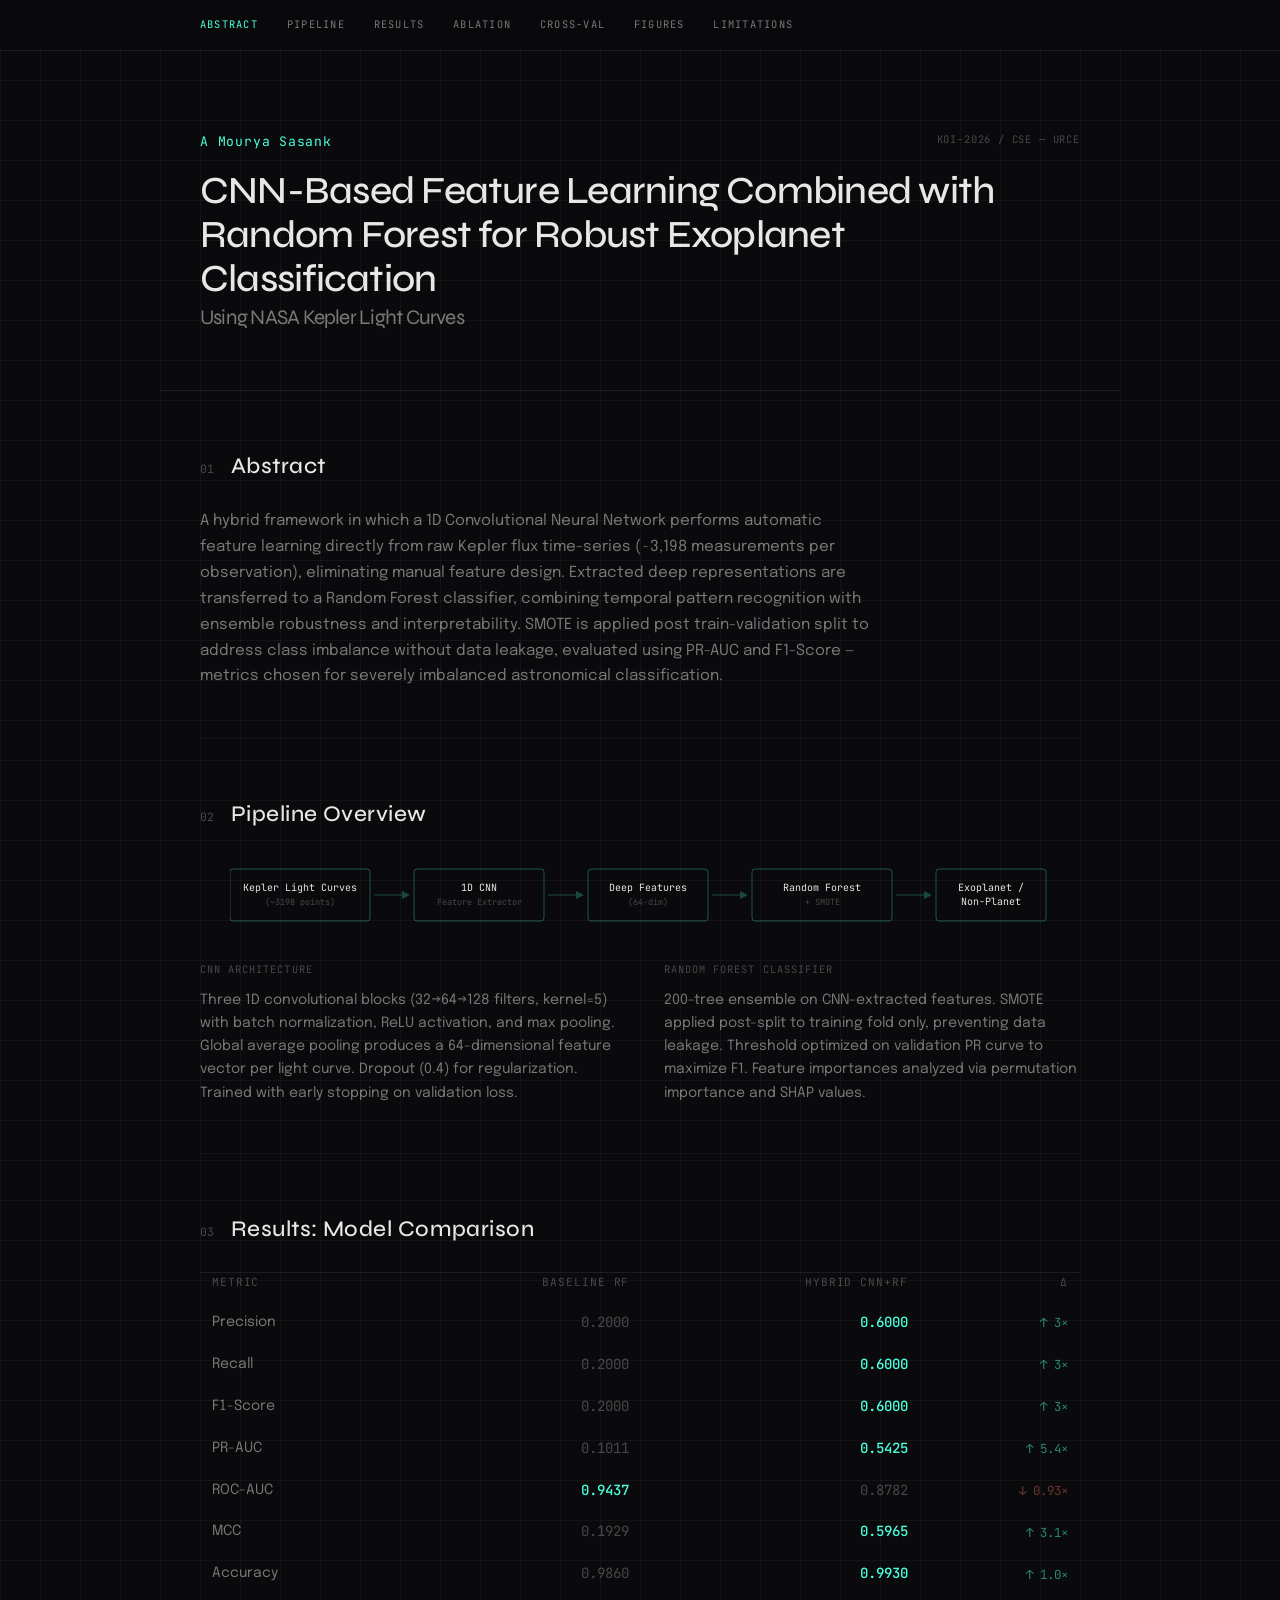
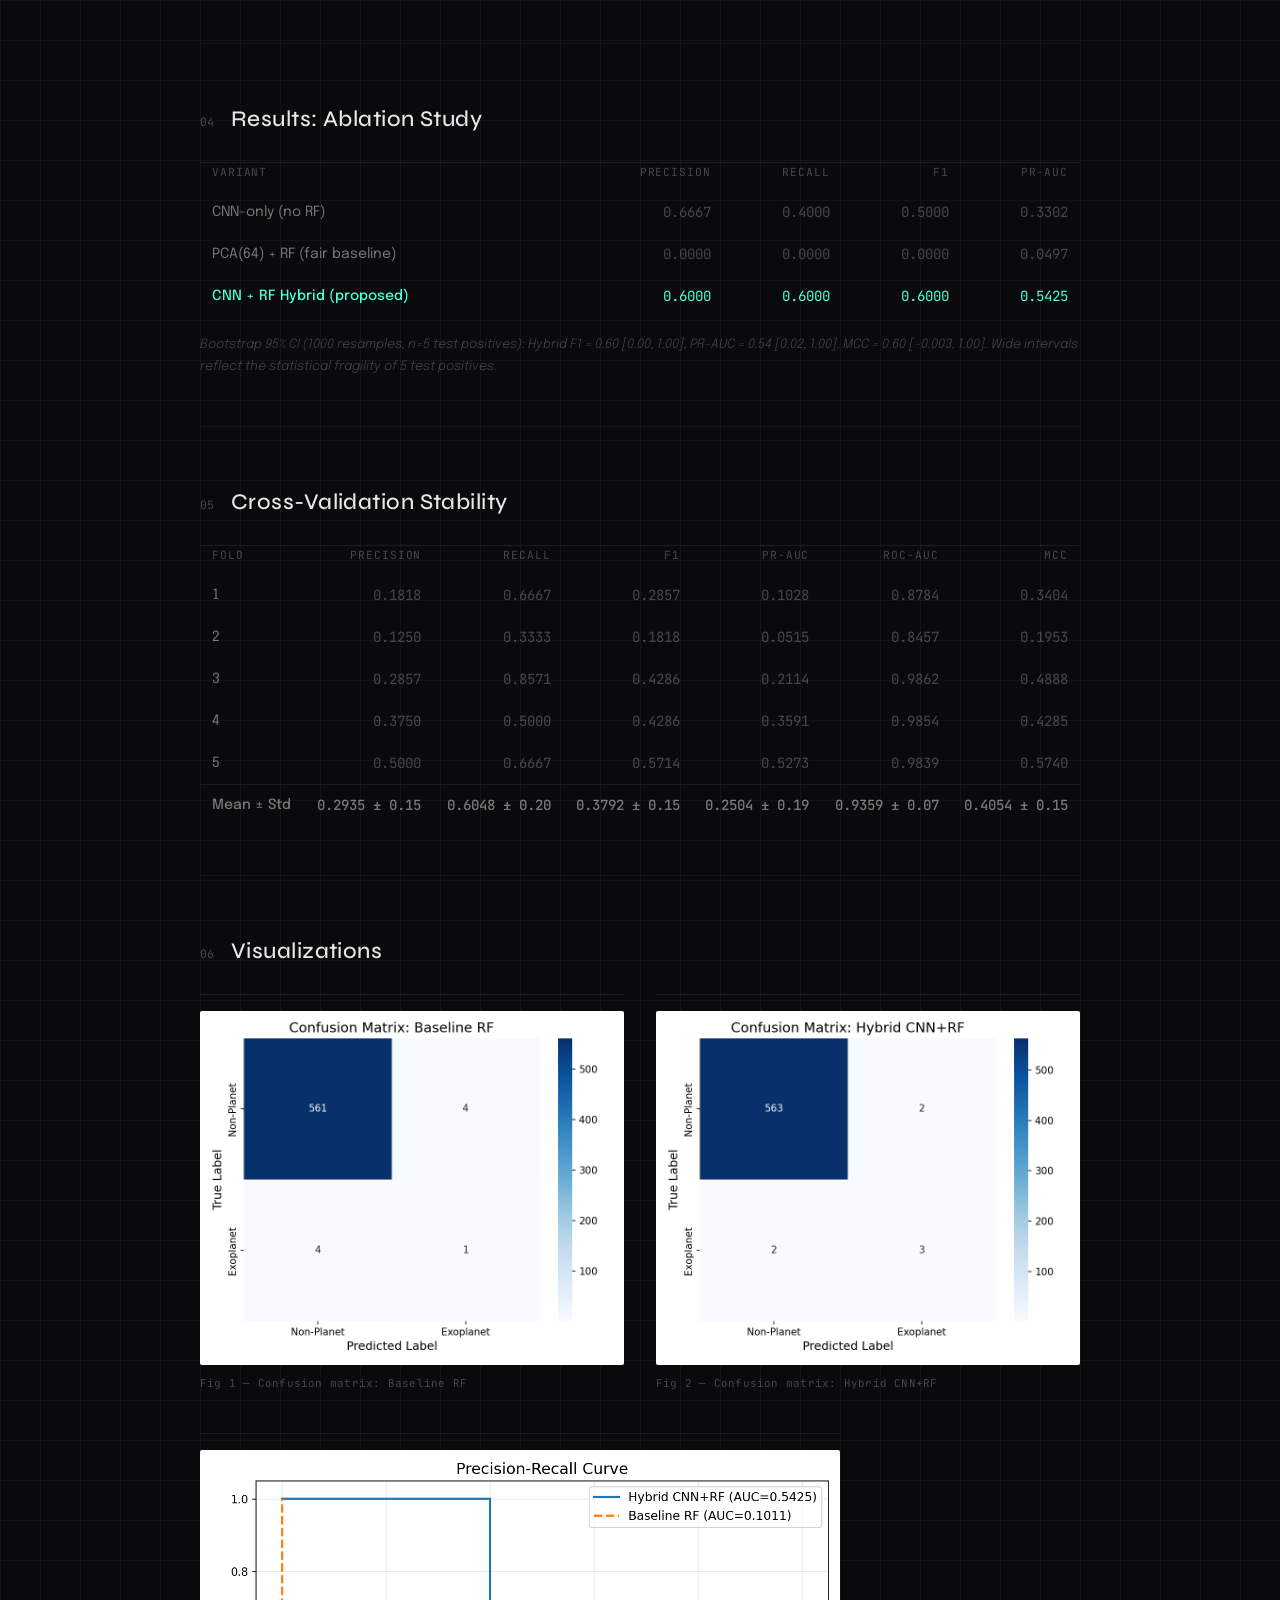
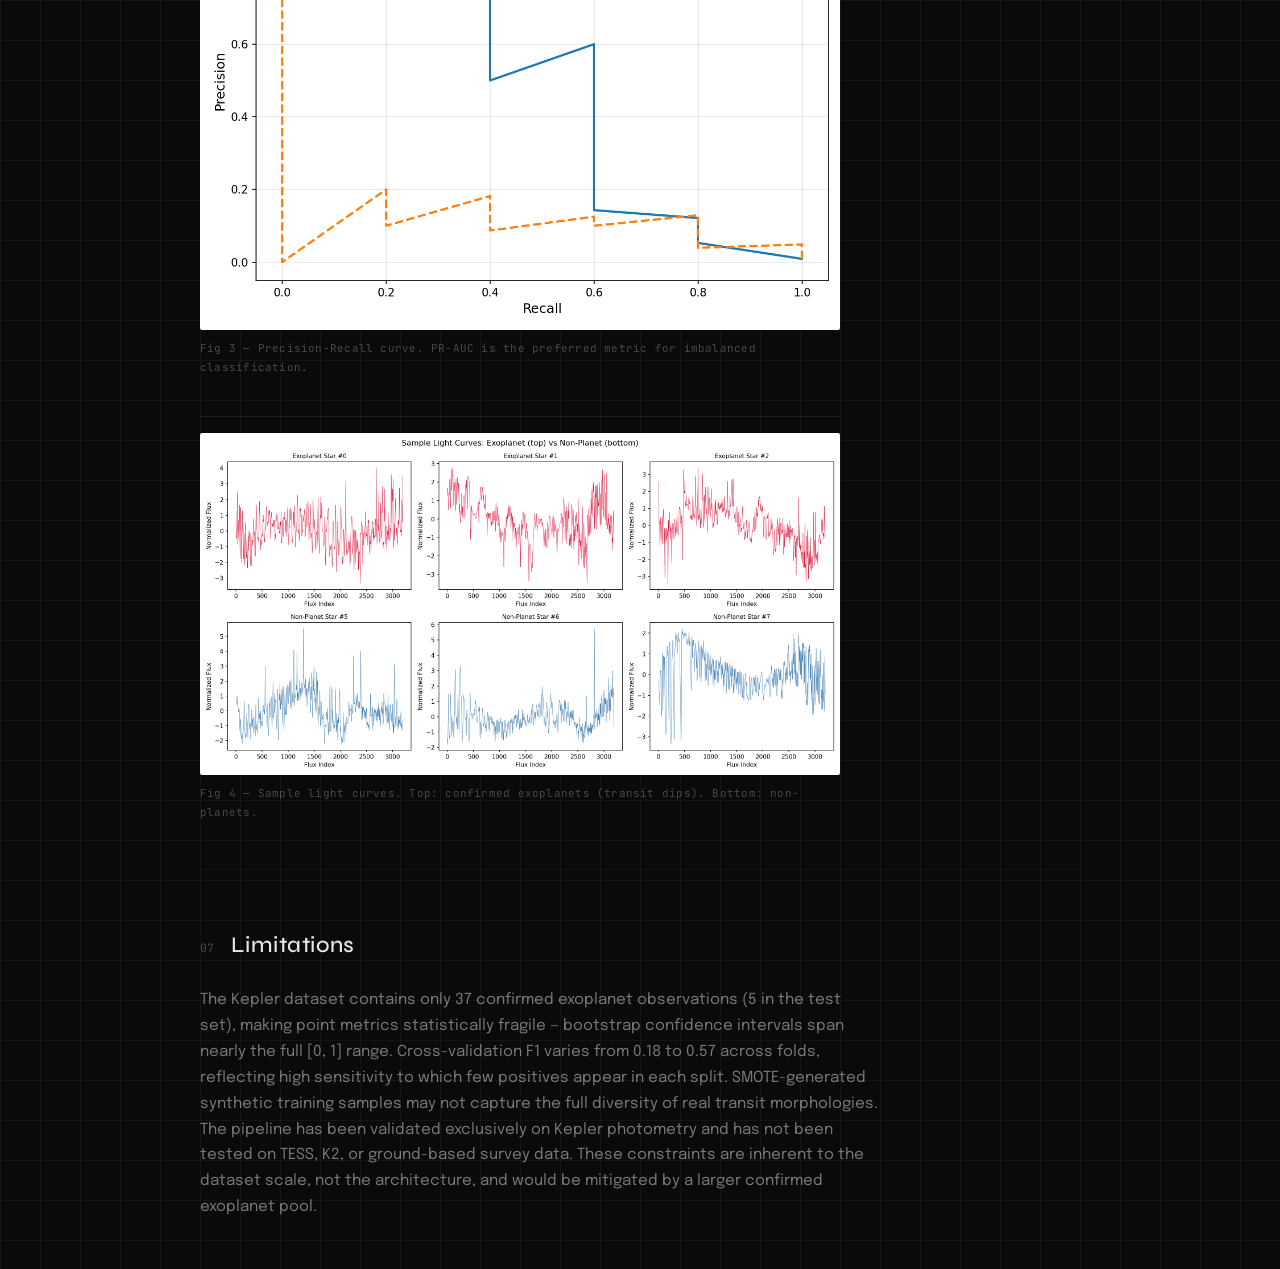
<file: docs/index.html>
<!DOCTYPE html>
<html lang="en">
<head>
    <meta charset="UTF-8">
    <meta name="viewport" content="width=device-width, initial-scale=1.0">
    <title>CNN+RF Exoplanet Classification — Results Dashboard</title>
    <meta name="description" content="CNN-Based Feature Learning Combined with Random Forest for Robust Exoplanet Classification Using NASA Kepler Light Curves.">
    <link rel="preconnect" href="https://fonts.googleapis.com">
    <link rel="preconnect" href="https://fonts.gstatic.com" crossorigin>
    <link href="https://fonts.googleapis.com/css2?family=Epilogue:ital,wght@0,300;0,400;0,500;1,300&family=JetBrains+Mono:wght@400;500&family=Syne:wght@400;500;600&display=swap" rel="stylesheet">
    <style>
        *, *::before, *::after {
            margin: 0;
            padding: 0;
            box-sizing: border-box;
        }

        :root {
            --bg-primary:    #0A0A0C;
            --bg-elevated:   #111114;
            --text-primary:  rgba(255, 255, 255, 0.90);
            --text-secondary: rgba(255, 255, 255, 0.45);
            --text-dim:      rgba(255, 255, 255, 0.25);
            --accent:        #4AFFDB;
            --border:        rgba(255, 255, 255, 0.08);
            --border-faint:  rgba(255, 255, 255, 0.04);
            --grid-line:     rgba(255, 255, 255, 0.04);
        }

        html {
            scroll-behavior: smooth;
        }

        body {
            font-family: 'Epilogue', sans-serif;
            background: var(--bg-primary);
            color: var(--text-primary);
            min-height: 100vh;
            -webkit-font-smoothing: antialiased;
            -moz-osx-font-smoothing: grayscale;
            font-size: 0.95rem;
            line-height: 1.7;
            /* graph-paper background */
            background-image:
                linear-gradient(var(--grid-line) 1px, transparent 1px),
                linear-gradient(90deg, var(--grid-line) 1px, transparent 1px);
            background-size: 40px 40px;
        }

        /* ─── NAV ─── */
        .nav {
            position: sticky;
            top: 0;
            z-index: 100;
            background: rgba(10, 10, 12, 0.92);
            border-bottom: 1px solid var(--border);
            padding: 12px 0;
        }

        .nav-inner {
            max-width: 960px;
            margin: 0 auto;
            padding: 0 2.5rem;
            display: flex;
            align-items: center;
            gap: 2rem;
        }

        .nav-links {
            display: flex;
            gap: 1.8rem;
            list-style: none;
        }

        .nav-links a {
            font-family: 'JetBrains Mono', monospace;
            font-size: 0.65rem;
            font-weight: 400;
            text-transform: uppercase;
            letter-spacing: 0.12em;
            color: var(--text-secondary);
            text-decoration: none;
            transition: color 0.2s;
        }

        .nav-links a:hover,
        .nav-links a.active {
            color: var(--accent);
        }

        /* ─── HEADER ─── */
        .header {
            max-width: 960px;
            margin: 0 auto;
            padding: 80px 2.5rem 60px;
            border-bottom: 1px solid var(--border);
            position: relative;
            opacity: 0;
            animation: fadeIn 0.6s 0.1s forwards;
        }

        @keyframes fadeIn {
            to { opacity: 1; }
        }

        .header-tag {
            position: absolute;
            top: 80px;
            right: 2.5rem;
            font-family: 'JetBrains Mono', monospace;
            font-size: 0.65rem;
            letter-spacing: 0.08em;
            color: var(--text-dim);
        }

        .header-name {
            font-family: 'JetBrains Mono', monospace;
            font-size: 0.82rem;
            color: var(--accent);
            letter-spacing: 0.06em;
            margin-bottom: 1rem;
        }

        .header h1 {
            font-family: 'Syne', sans-serif;
            font-weight: 500;
            font-size: 2.4rem;
            letter-spacing: -0.02em;
            line-height: 1.15;
            color: var(--text-primary);
        }

        .header h1 span {
            display: block;
            font-size: 1.3rem;
            color: var(--text-secondary);
            font-weight: 400;
            margin-top: 0.3rem;
        }

        /* ─── CONTENT ─── */
        .content {
            max-width: 960px;
            margin: 0 auto;
            padding: 0 2.5rem;
        }

        /* ─── SECTIONS ─── */
        .section {
            padding: 56px 0 48px;
            border-bottom: 1px solid var(--border-faint);
        }

        .section:last-child {
            border-bottom: none;
        }

        .section-head {
            display: flex;
            align-items: baseline;
            gap: 1rem;
            margin-bottom: 1.5rem;
        }

        .section-num {
            font-family: 'JetBrains Mono', monospace;
            font-size: 0.72rem;
            color: var(--text-dim);
            letter-spacing: 0.04em;
            flex-shrink: 0;
            padding-top: 0.15rem;
        }

        .section-title {
            font-family: 'Syne', sans-serif;
            font-weight: 500;
            font-size: 1.4rem;
            letter-spacing: 0.02em;
            color: var(--text-primary);
        }

        /* ─── PROSE ─── */
        .prose {
            color: var(--text-secondary);
            max-width: 680px;
            font-weight: 400;
        }

        /* ─── PIPELINE SVG ─── */
        .pipeline-wrap {
            overflow-x: auto;
            margin: 1.5rem 0 0;
        }

        .pipeline-wrap svg {
            display: block;
            margin: 0 auto;
        }

        .pipeline-wrap svg text {
            font-family: 'JetBrains Mono', monospace;
            fill: var(--text-secondary);
        }

        .pipeline-wrap svg .label-main {
            font-size: 10px;
            fill: var(--text-primary);
        }

        .pipeline-wrap svg .label-sub {
            font-size: 8.5px;
            fill: var(--text-dim);
        }

        /* ─── TABLES ─── */
        table {
            width: 100%;
            border-collapse: collapse;
            margin-top: 0.5rem;
        }

        th {
            font-family: 'JetBrains Mono', monospace;
            font-size: 0.7rem;
            font-weight: 400;
            text-transform: uppercase;
            letter-spacing: 0.08em;
            color: var(--text-dim);
            text-align: right;
            padding: 0 12px 10px;
            border-top: 1px solid var(--border);
        }

        th:first-child {
            text-align: left;
        }

        td {
            font-family: 'JetBrains Mono', monospace;
            font-size: 0.88rem;
            font-feature-settings: 'tnum';
            color: var(--text-dim);
            text-align: right;
            padding: 9px 12px;
        }

        td:first-child {
            font-family: 'Epilogue', sans-serif;
            font-size: 0.88rem;
            text-align: left;
            color: var(--text-secondary);
        }

        /* winning values in teal */
        .win {
            color: var(--accent);
            font-weight: 500;
        }

        /* delta column */
        .delta {
            color: var(--text-dim);
            font-size: 0.78rem;
        }

        .delta.up {
            color: rgba(74, 255, 219, 0.5);
        }

        .delta.down {
            color: rgba(255, 120, 100, 0.4);
        }

        /* highlighted row */
        tr.proposed td {
            color: var(--accent);
        }

        tr.proposed td:first-child {
            color: var(--accent);
            font-weight: 500;
        }

        /* ─── FIGURES ─── */
        .figures {
            display: grid;
            gap: 2rem;
            margin-top: 1.5rem;
        }

        .figures.two-col {
            grid-template-columns: 1fr 1fr;
        }

        .figures.one-col {
            grid-template-columns: 1fr;
            max-width: 640px;
        }

        .fig {
            border-top: 1px solid var(--border);
            padding-top: 1rem;
        }

        .fig img {
            width: 100%;
            display: block;
            border-radius: 2px;
        }

        .fig-cap {
            font-family: 'JetBrains Mono', monospace;
            font-size: 0.68rem;
            color: var(--text-dim);
            margin-top: 0.6rem;
            letter-spacing: 0.02em;
        }

        /* ─── FOOTNOTE ─── */
        .footnote {
            font-family: 'Epilogue', sans-serif;
            font-style: italic;
            font-weight: 300;
            font-size: 0.8rem;
            color: var(--text-dim);
            margin-top: 1rem;
            padding-left: 0;
        }

        /* ─── TWO COLUMN PIPELINE ─── */
        .two-col-text {
            display: grid;
            grid-template-columns: 1fr 1fr;
            gap: 3rem;
            margin-top: 1.5rem;
        }

        .col-label {
            font-family: 'JetBrains Mono', monospace;
            font-size: 0.65rem;
            text-transform: uppercase;
            letter-spacing: 0.1em;
            color: var(--text-dim);
            margin-bottom: 0.6rem;
        }

        .col-body {
            color: var(--text-secondary);
            font-size: 0.88rem;
            line-height: 1.65;
        }

        /* ─── MEAN ROW ─── */
        tr.mean-row td {
            border-top: 1px solid var(--border);
            font-weight: 500;
            color: var(--text-secondary);
        }

        /* ─── PRINT ─── */
        @media print {
            body {
                background: #fff;
                color: #111;
                background-image: none;
            }
            .nav { display: none; }
            .header-name { color: #006655; }
            .win, tr.proposed td { color: #006655; }
            td, th { color: #333; }
            .section { break-inside: avoid; }
        }

        /* ─── RESPONSIVE ─── */
        @media (max-width: 768px) {
            .header { padding: 48px 1.5rem 40px; }
            .content { padding: 0 1.5rem; }
            .nav-inner { padding: 0 1.5rem; }
            .nav-links { gap: 1rem; flex-wrap: wrap; }
            .header-tag { position: static; margin-bottom: 1rem; }
            .two-col-text { grid-template-columns: 1fr; gap: 1.5rem; }
            .figures.two-col { grid-template-columns: 1fr; }
            .header h1 { font-size: 1.8rem; }
            table { font-size: 0.78rem; }
            th, td { padding: 6px 8px; }
        }
    </style>
</head>
<body>

<!-- NAV -->
<nav class="nav" id="nav">
    <div class="nav-inner">
        <ul class="nav-links">
            <li><a href="#abstract">Abstract</a></li>
            <li><a href="#pipeline">Pipeline</a></li>
            <li><a href="#comparison">Results</a></li>
            <li><a href="#ablation">Ablation</a></li>
            <li><a href="#crossval">Cross-Val</a></li>
            <li><a href="#visuals">Figures</a></li>
            <li><a href="#limitations">Limitations</a></li>
        </ul>
    </div>
</nav>

<!-- HEADER -->
<header class="header">
    <div class="header-tag">KOI-2026 / CSE — URCE</div>
    <div class="header-name">A Mourya Sasank</div>
    <h1>
        CNN-Based Feature Learning Combined with Random Forest for Robust Exoplanet Classification
        <span>Using NASA Kepler Light Curves</span>
    </h1>
</header>

<main class="content">

    <!-- 01 ABSTRACT -->
    <section class="section" id="abstract">
        <div class="section-head">
            <span class="section-num">01</span>
            <h2 class="section-title">Abstract</h2>
        </div>
        <p class="prose">
            A hybrid framework in which a 1D Convolutional Neural Network performs automatic feature learning directly from raw Kepler flux time-series (~3,198 measurements per observation), eliminating manual feature design. Extracted deep representations are transferred to a Random Forest classifier, combining temporal pattern recognition with ensemble robustness and interpretability. SMOTE is applied post train-validation split to address class imbalance without data leakage, evaluated using PR-AUC and F1-Score — metrics chosen for severely imbalanced astronomical classification.
        </p>
    </section>

    <!-- 02 PIPELINE -->
    <section class="section" id="pipeline">
        <div class="section-head">
            <span class="section-num">02</span>
            <h2 class="section-title">Pipeline Overview</h2>
        </div>

        <div class="pipeline-wrap">
            <svg width="820" height="80" viewBox="0 0 820 80" xmlns="http://www.w3.org/2000/svg">
                <!-- Box 1: Kepler Light Curves -->
                <rect x="0" y="12" width="140" height="52" rx="3" fill="none" stroke="rgba(74,255,219,0.3)" stroke-width="1"/>
                <text x="70" y="34" text-anchor="middle" class="label-main">Kepler Light Curves</text>
                <text x="70" y="48" text-anchor="middle" class="label-sub">(~3198 points)</text>

                <!-- Arrow 1 -->
                <line x1="144" y1="38" x2="172" y2="38" stroke="rgba(74,255,219,0.25)" stroke-width="1"/>
                <polygon points="172,34 180,38 172,42" fill="rgba(74,255,219,0.25)"/>

                <!-- Box 2: 1D CNN -->
                <rect x="184" y="12" width="130" height="52" rx="3" fill="none" stroke="rgba(74,255,219,0.3)" stroke-width="1"/>
                <text x="249" y="34" text-anchor="middle" class="label-main">1D CNN</text>
                <text x="249" y="48" text-anchor="middle" class="label-sub">Feature Extractor</text>

                <!-- Arrow 2 -->
                <line x1="318" y1="38" x2="346" y2="38" stroke="rgba(74,255,219,0.25)" stroke-width="1"/>
                <polygon points="346,34 354,38 346,42" fill="rgba(74,255,219,0.25)"/>

                <!-- Box 3: Deep Features -->
                <rect x="358" y="12" width="120" height="52" rx="3" fill="none" stroke="rgba(74,255,219,0.3)" stroke-width="1"/>
                <text x="418" y="34" text-anchor="middle" class="label-main">Deep Features</text>
                <text x="418" y="48" text-anchor="middle" class="label-sub">(64-dim)</text>

                <!-- Arrow 3 -->
                <line x1="482" y1="38" x2="510" y2="38" stroke="rgba(74,255,219,0.25)" stroke-width="1"/>
                <polygon points="510,34 518,38 510,42" fill="rgba(74,255,219,0.25)"/>

                <!-- Box 4: Random Forest -->
                <rect x="522" y="12" width="140" height="52" rx="3" fill="none" stroke="rgba(74,255,219,0.3)" stroke-width="1"/>
                <text x="592" y="34" text-anchor="middle" class="label-main">Random Forest</text>
                <text x="592" y="48" text-anchor="middle" class="label-sub">+ SMOTE</text>

                <!-- Arrow 4 -->
                <line x1="666" y1="38" x2="694" y2="38" stroke="rgba(74,255,219,0.25)" stroke-width="1"/>
                <polygon points="694,34 702,38 694,42" fill="rgba(74,255,219,0.25)"/>

                <!-- Box 5: Output -->
                <rect x="706" y="12" width="110" height="52" rx="3" fill="none" stroke="rgba(74,255,219,0.3)" stroke-width="1"/>
                <text x="761" y="34" text-anchor="middle" class="label-main">Exoplanet /</text>
                <text x="761" y="48" text-anchor="middle" class="label-main">Non-Planet</text>
            </svg>
        </div>

        <div class="two-col-text">
            <div>
                <div class="col-label">CNN Architecture</div>
                <div class="col-body">
                    Three 1D convolutional blocks (32→64→128 filters, kernel=5) with batch normalization, ReLU activation, and max pooling. Global average pooling produces a 64-dimensional feature vector per light curve. Dropout (0.4) for regularization. Trained with early stopping on validation loss.
                </div>
            </div>
            <div>
                <div class="col-label">Random Forest Classifier</div>
                <div class="col-body">
                    200-tree ensemble on CNN-extracted features. SMOTE applied post-split to training fold only, preventing data leakage. Threshold optimized on validation PR curve to maximize F1. Feature importances analyzed via permutation importance and SHAP values.
                </div>
            </div>
        </div>
    </section>

    <!-- 03 MODEL COMPARISON -->
    <section class="section" id="comparison">
        <div class="section-head">
            <span class="section-num">03</span>
            <h2 class="section-title">Results: Model Comparison</h2>
        </div>

        <table>
            <thead>
                <tr>
                    <th>Metric</th>
                    <th>Baseline RF</th>
                    <th>Hybrid CNN+RF</th>
                    <th>Δ</th>
                </tr>
            </thead>
            <tbody>
                <tr>
                    <td>Precision</td>
                    <td>0.2000</td>
                    <td class="win">0.6000</td>
                    <td class="delta up">↑ 3×</td>
                </tr>
                <tr>
                    <td>Recall</td>
                    <td>0.2000</td>
                    <td class="win">0.6000</td>
                    <td class="delta up">↑ 3×</td>
                </tr>
                <tr>
                    <td>F1-Score</td>
                    <td>0.2000</td>
                    <td class="win">0.6000</td>
                    <td class="delta up">↑ 3×</td>
                </tr>
                <tr>
                    <td>PR-AUC</td>
                    <td>0.1011</td>
                    <td class="win">0.5425</td>
                    <td class="delta up">↑ 5.4×</td>
                </tr>
                <tr>
                    <td>ROC-AUC</td>
                    <td class="win">0.9437</td>
                    <td>0.8782</td>
                    <td class="delta down">↓ 0.93×</td>
                </tr>
                <tr>
                    <td>MCC</td>
                    <td>0.1929</td>
                    <td class="win">0.5965</td>
                    <td class="delta up">↑ 3.1×</td>
                </tr>
                <tr>
                    <td>Accuracy</td>
                    <td>0.9860</td>
                    <td class="win">0.9930</td>
                    <td class="delta up">↑ 1.0×</td>
                </tr>
            </tbody>
        </table>
    </section>

    <!-- 04 ABLATION -->
    <section class="section" id="ablation">
        <div class="section-head">
            <span class="section-num">04</span>
            <h2 class="section-title">Results: Ablation Study</h2>
        </div>

        <table>
            <thead>
                <tr>
                    <th>Variant</th>
                    <th>Precision</th>
                    <th>Recall</th>
                    <th>F1</th>
                    <th>PR-AUC</th>
                </tr>
            </thead>
            <tbody>
                <tr>
                    <td>CNN-only (no RF)</td>
                    <td>0.6667</td>
                    <td>0.4000</td>
                    <td>0.5000</td>
                    <td>0.3302</td>
                </tr>
                <tr>
                    <td>PCA(64) + RF (fair baseline)</td>
                    <td>0.0000</td>
                    <td>0.0000</td>
                    <td>0.0000</td>
                    <td>0.0497</td>
                </tr>
                <tr class="proposed">
                    <td>CNN + RF Hybrid (proposed)</td>
                    <td>0.6000</td>
                    <td>0.6000</td>
                    <td>0.6000</td>
                    <td>0.5425</td>
                </tr>
            </tbody>
        </table>

        <p class="footnote">
            Bootstrap 95% CI (1000 resamples, n=5 test positives): Hybrid F1 = 0.60 [0.00, 1.00], PR-AUC = 0.54 [0.02, 1.00], MCC = 0.60 [−0.003, 1.00]. Wide intervals reflect the statistical fragility of 5 test positives.
        </p>
    </section>

    <!-- 05 CROSS-VALIDATION -->
    <section class="section" id="crossval">
        <div class="section-head">
            <span class="section-num">05</span>
            <h2 class="section-title">Cross-Validation Stability</h2>
        </div>

        <table>
            <thead>
                <tr>
                    <th>Fold</th>
                    <th>Precision</th>
                    <th>Recall</th>
                    <th>F1</th>
                    <th>PR-AUC</th>
                    <th>ROC-AUC</th>
                    <th>MCC</th>
                </tr>
            </thead>
            <tbody>
                <tr>
                    <td>1</td>
                    <td>0.1818</td>
                    <td>0.6667</td>
                    <td>0.2857</td>
                    <td>0.1028</td>
                    <td>0.8784</td>
                    <td>0.3404</td>
                </tr>
                <tr>
                    <td>2</td>
                    <td>0.1250</td>
                    <td>0.3333</td>
                    <td>0.1818</td>
                    <td>0.0515</td>
                    <td>0.8457</td>
                    <td>0.1953</td>
                </tr>
                <tr>
                    <td>3</td>
                    <td>0.2857</td>
                    <td>0.8571</td>
                    <td>0.4286</td>
                    <td>0.2114</td>
                    <td>0.9862</td>
                    <td>0.4888</td>
                </tr>
                <tr>
                    <td>4</td>
                    <td>0.3750</td>
                    <td>0.5000</td>
                    <td>0.4286</td>
                    <td>0.3591</td>
                    <td>0.9854</td>
                    <td>0.4285</td>
                </tr>
                <tr>
                    <td>5</td>
                    <td>0.5000</td>
                    <td>0.6667</td>
                    <td>0.5714</td>
                    <td>0.5273</td>
                    <td>0.9839</td>
                    <td>0.5740</td>
                </tr>
                <tr class="mean-row">
                    <td>Mean ± Std</td>
                    <td>0.2935 ± 0.15</td>
                    <td>0.6048 ± 0.20</td>
                    <td>0.3792 ± 0.15</td>
                    <td>0.2504 ± 0.19</td>
                    <td>0.9359 ± 0.07</td>
                    <td>0.4054 ± 0.15</td>
                </tr>
            </tbody>
        </table>
    </section>

    <!-- 06 VISUALIZATIONS -->
    <section class="section" id="visuals">
        <div class="section-head">
            <span class="section-num">06</span>
            <h2 class="section-title">Visualizations</h2>
        </div>

        <div class="figures two-col">
            <div class="fig">
                <img src="confusion_matrix_baseline.png" alt="Baseline RF confusion matrix">
                <div class="fig-cap">Fig 1 — Confusion matrix: Baseline RF</div>
            </div>
            <div class="fig">
                <img src="confusion_matrix_hybrid.png" alt="Hybrid CNN+RF confusion matrix">
                <div class="fig-cap">Fig 2 — Confusion matrix: Hybrid CNN+RF</div>
            </div>
        </div>

        <div class="figures one-col" style="margin-top: 2.5rem;">
            <div class="fig">
                <img src="pr_curve.png" alt="Precision-Recall curve comparing Hybrid vs Baseline">
                <div class="fig-cap">Fig 3 — Precision-Recall curve. PR-AUC is the preferred metric for imbalanced classification.</div>
            </div>
        </div>

        <div class="figures one-col" style="margin-top: 2.5rem;">
            <div class="fig">
                <img src="sample_light_curves.png" alt="Sample Kepler light curves showing transit events">
                <div class="fig-cap">Fig 4 — Sample light curves. Top: confirmed exoplanets (transit dips). Bottom: non-planets.</div>
            </div>
        </div>
    </section>

    <!-- 07 LIMITATIONS -->
    <section class="section" id="limitations">
        <div class="section-head">
            <span class="section-num">07</span>
            <h2 class="section-title">Limitations</h2>
        </div>
        <p class="prose">
            The Kepler dataset contains only 37 confirmed exoplanet observations (5 in the test set), making point metrics statistically fragile — bootstrap confidence intervals span nearly the full [0, 1] range. Cross-validation F1 varies from 0.18 to 0.57 across folds, reflecting high sensitivity to which few positives appear in each split. SMOTE-generated synthetic training samples may not capture the full diversity of real transit morphologies. The pipeline has been validated exclusively on Kepler photometry and has not been tested on TESS, K2, or ground-based survey data. These constraints are inherent to the dataset scale, not the architecture, and would be mitigated by a larger confirmed exoplanet pool.
        </p>
    </section>

</main>

<!-- Minimal scroll-based nav highlighting -->
<script>
    (function() {
        const sections = document.querySelectorAll('.section[id]');
        const links = document.querySelectorAll('.nav-links a');
        const observer = new IntersectionObserver((entries) => {
            entries.forEach(entry => {
                if (entry.isIntersecting) {
                    links.forEach(a => a.classList.remove('active'));
                    const id = entry.target.id;
                    const active = document.querySelector('.nav-links a[href="#' + id + '"]');
                    if (active) active.classList.add('active');
                }
            });
        }, { threshold: 0.3, rootMargin: '-60px 0px -40% 0px' });
        sections.forEach(s => observer.observe(s));
    })();
</script>
</body>
</html>
</file>
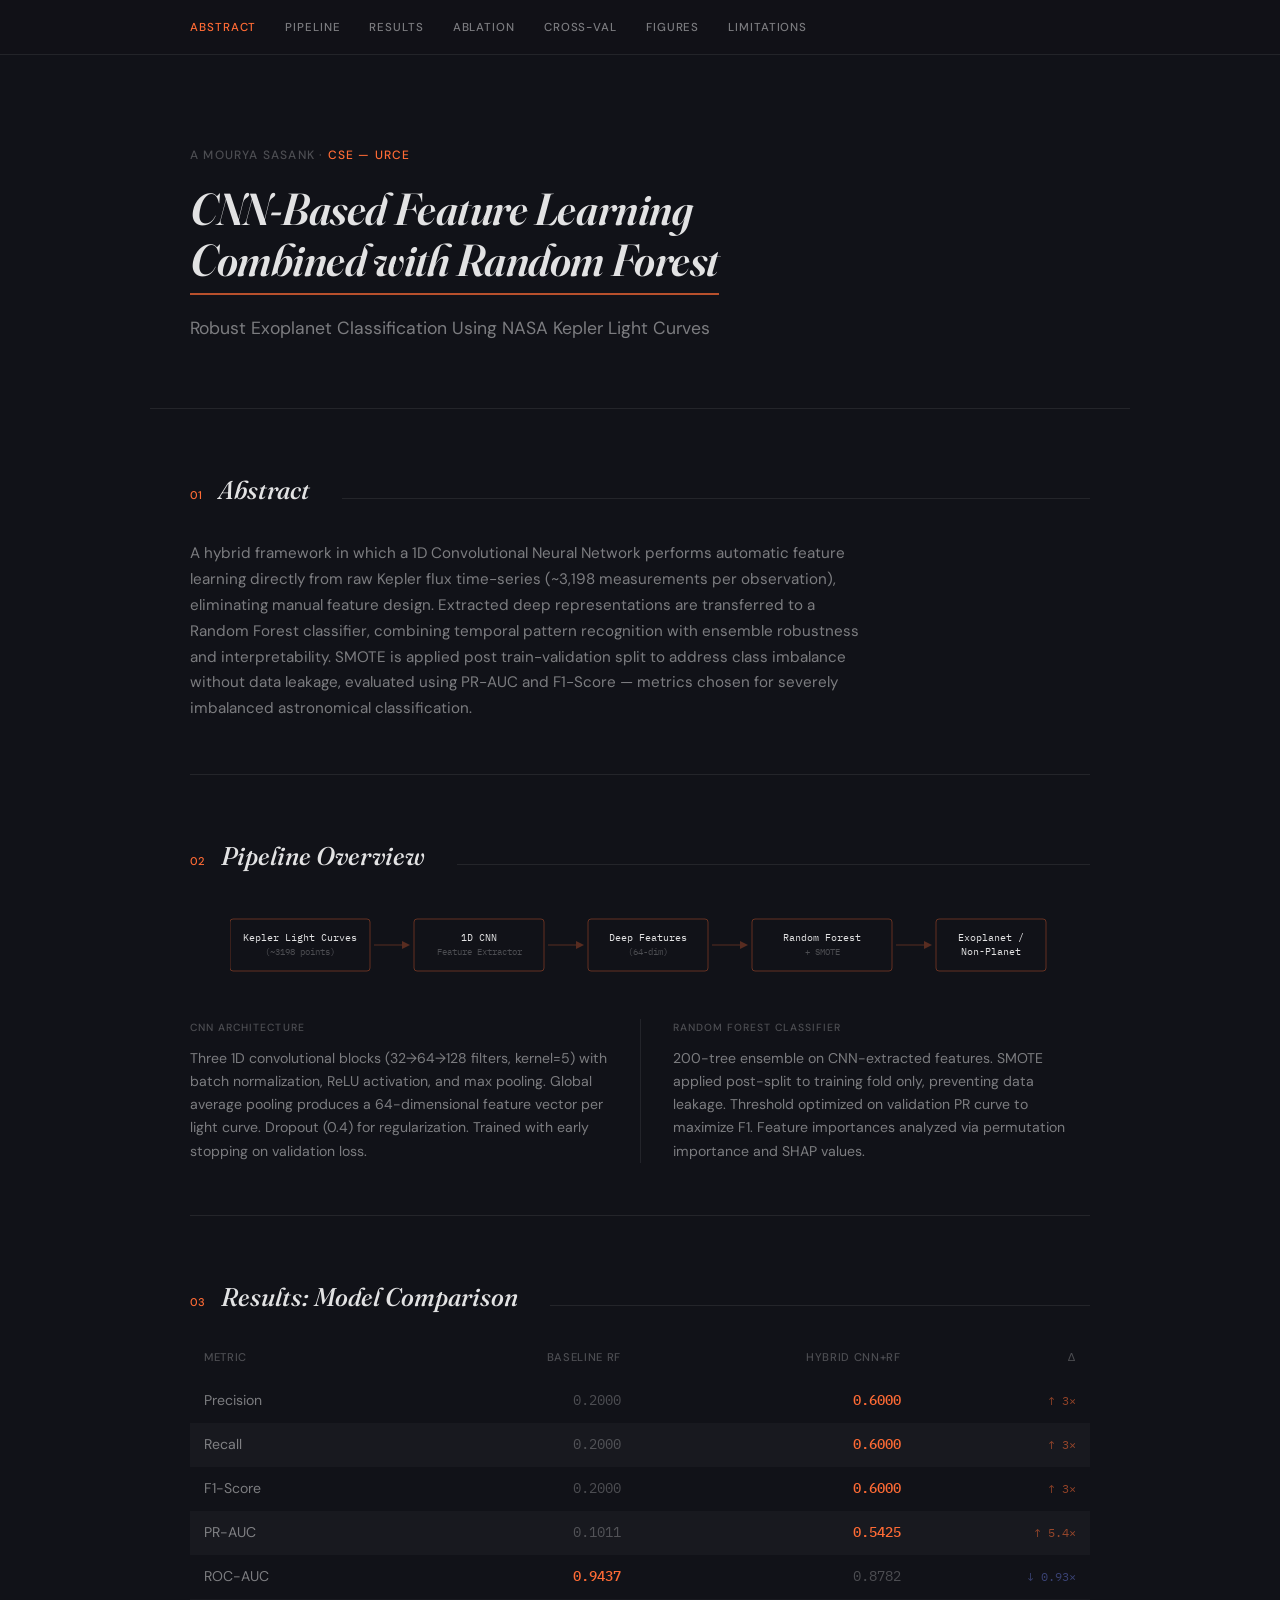
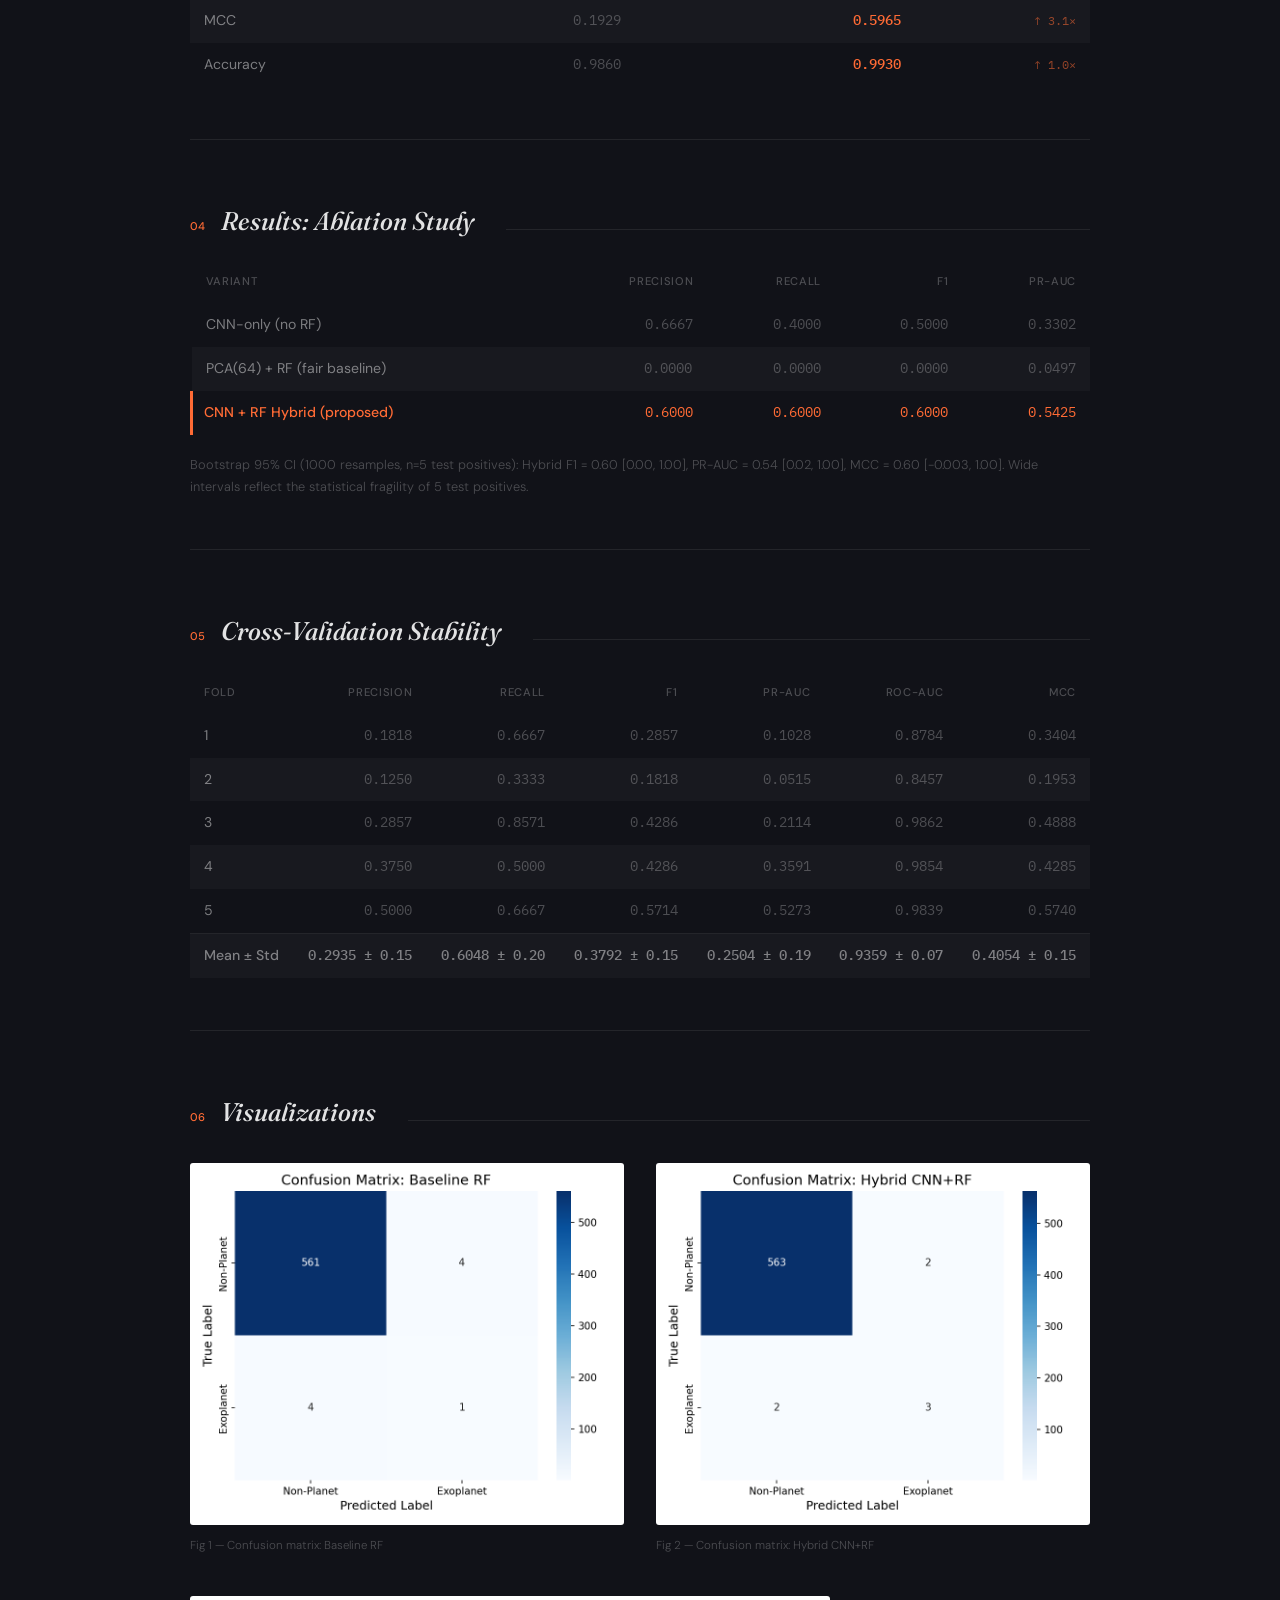
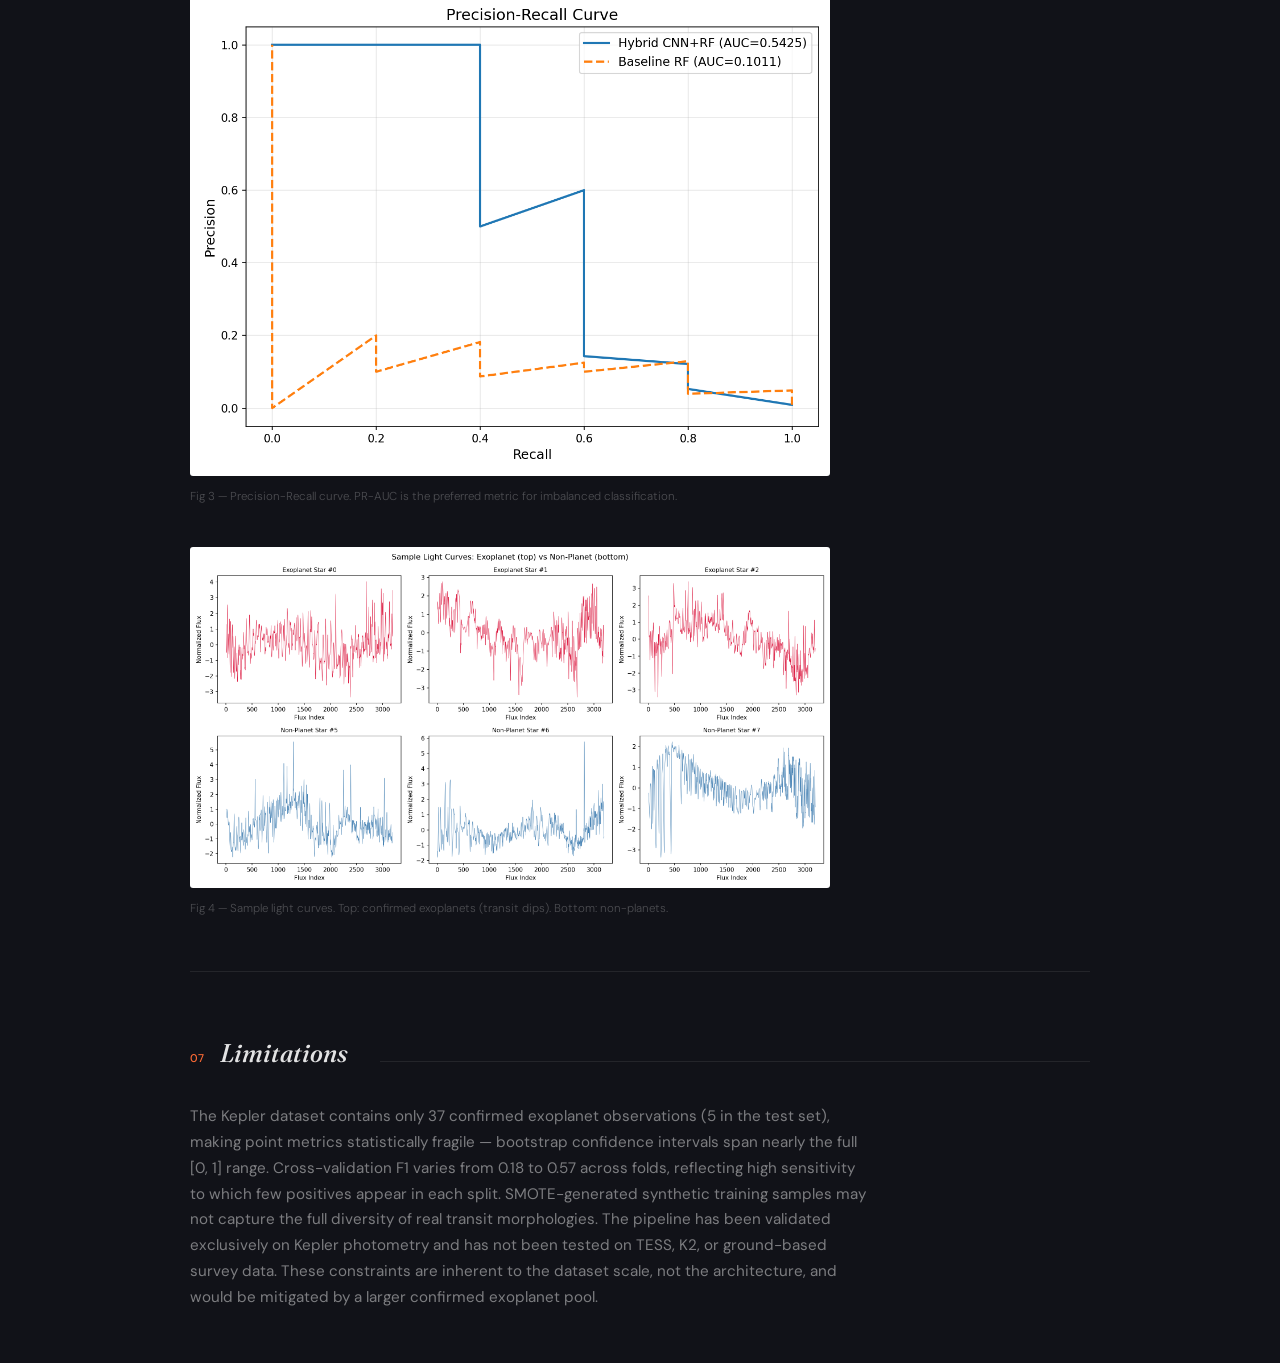
<file: outputs/report-B-editorial.html>
<!DOCTYPE html>
<html lang="en">
<head>
    <meta charset="UTF-8">
    <meta name="viewport" content="width=device-width, initial-scale=1.0">
    <title>CNN+RF Exoplanet Classification — Results Dashboard</title>
    <meta name="description" content="CNN-Based Feature Learning Combined with Random Forest for Robust Exoplanet Classification Using NASA Kepler Light Curves.">
    <link rel="preconnect" href="https://fonts.googleapis.com">
    <link rel="preconnect" href="https://fonts.gstatic.com" crossorigin>
    <link href="https://fonts.googleapis.com/css2?family=DM+Sans:ital,opsz,wght@0,9..40,300;0,9..40,400;0,9..40,500;1,9..40,300&family=Fraunces:ital,opsz,wght@0,9..144,400;0,9..144,500;0,9..144,600;1,9..144,400;1,9..144,500;1,9..144,600&family=IBM+Plex+Mono:wght@400;500&display=swap" rel="stylesheet">
    <style>
        *, *::before, *::after {
            margin: 0;
            padding: 0;
            box-sizing: border-box;
        }

        :root {
            --bg-primary:    #111218;
            --bg-elevated:   #181A22;
            --text-primary:  rgba(255, 255, 255, 0.88);
            --text-secondary: rgba(255, 255, 255, 0.45);
            --text-dim:      rgba(255, 255, 255, 0.25);
            --accent:        #FF6B35;
            --border:        rgba(255, 255, 255, 0.08);
            --row-alt:       rgba(255, 255, 255, 0.03);
        }

        html {
            scroll-behavior: smooth;
        }

        body {
            font-family: 'DM Sans', sans-serif;
            background: var(--bg-primary);
            color: var(--text-primary);
            min-height: 100vh;
            -webkit-font-smoothing: antialiased;
            -moz-osx-font-smoothing: grayscale;
            font-size: 0.95rem;
            line-height: 1.7;
        }

        /* ─── NAV ─── */
        .nav {
            position: sticky;
            top: 0;
            z-index: 100;
            background: rgba(17, 18, 24, 0.94);
            border-bottom: 1px solid var(--border);
            padding: 14px 0;
        }

        .nav-inner {
            max-width: 980px;
            margin: 0 auto;
            padding: 0 2.5rem;
            display: flex;
            align-items: center;
            gap: 2rem;
        }

        .nav-links {
            display: flex;
            gap: 1.8rem;
            list-style: none;
        }

        .nav-links a {
            font-family: 'DM Sans', sans-serif;
            font-size: 0.72rem;
            font-weight: 500;
            text-transform: uppercase;
            letter-spacing: 0.08em;
            color: var(--text-secondary);
            text-decoration: none;
            transition: color 0.2s;
        }

        .nav-links a:hover,
        .nav-links a.active {
            color: var(--accent);
        }

        /* ─── HEADER ─── */
        .header {
            max-width: 980px;
            margin: 0 auto;
            padding: 90px 2.5rem 64px;
            border-bottom: 1px solid var(--border);
        }

        .header-meta {
            font-family: 'DM Sans', sans-serif;
            font-size: 0.75rem;
            font-weight: 500;
            text-transform: uppercase;
            letter-spacing: 0.1em;
            color: var(--text-dim);
            margin-bottom: 1.2rem;
        }

        .header-meta span {
            color: var(--accent);
        }

        .header h1 {
            font-family: 'Fraunces', serif;
            font-weight: 600;
            font-style: italic;
            font-size: 2.8rem;
            font-variation-settings: 'opsz' 144;
            letter-spacing: -0.01em;
            line-height: 1.12;
            color: var(--text-primary);
            position: relative;
            display: inline-block;
        }

        .header h1::after {
            content: '';
            display: block;
            width: 100%;
            height: 2px;
            background: var(--accent);
            margin-top: 0.5rem;
            opacity: 0.7;
        }

        .header .subtitle {
            font-family: 'DM Sans', sans-serif;
            font-size: 1.1rem;
            color: var(--text-secondary);
            margin-top: 1.2rem;
            font-weight: 400;
            max-width: 600px;
        }

        /* ─── CONTENT ─── */
        .content {
            max-width: 980px;
            margin: 0 auto;
            padding: 0 2.5rem;
        }

        /* ─── SECTIONS ─── */
        .section {
            padding: 60px 0 52px;
            border-bottom: 1px solid var(--border);
        }

        .section:last-child {
            border-bottom: none;
        }

        .section-head {
            display: flex;
            align-items: baseline;
            gap: 1rem;
            margin-bottom: 1.8rem;
            position: relative;
        }

        .section-head::after {
            content: '';
            flex: 1;
            height: 1px;
            background: var(--border);
            margin-left: 1rem;
        }

        .section-num {
            font-family: 'DM Sans', sans-serif;
            font-size: 0.7rem;
            font-weight: 500;
            color: var(--accent);
            flex-shrink: 0;
        }

        .section-title {
            font-family: 'Fraunces', serif;
            font-weight: 500;
            font-style: italic;
            font-size: 1.6rem;
            font-variation-settings: 'opsz' 72;
            color: var(--text-primary);
            flex-shrink: 0;
        }

        /* ─── PROSE ─── */
        .prose {
            color: var(--text-secondary);
            max-width: 680px;
            font-weight: 400;
        }

        /* ─── PIPELINE SVG ─── */
        .pipeline-wrap {
            overflow-x: auto;
            margin: 1.8rem 0 0;
        }

        .pipeline-wrap svg {
            display: block;
            margin: 0 auto;
        }

        .pipeline-wrap svg text {
            font-family: 'IBM Plex Mono', monospace;
            fill: var(--text-secondary);
        }

        .pipeline-wrap svg .label-main {
            font-size: 10px;
            fill: var(--text-primary);
        }

        .pipeline-wrap svg .label-sub {
            font-size: 8.5px;
            fill: var(--text-dim);
        }

        /* ─── TABLES ─── */
        table {
            width: 100%;
            border-collapse: collapse;
            margin-top: 0.5rem;
        }

        th {
            font-family: 'DM Sans', sans-serif;
            font-size: 0.7rem;
            font-weight: 500;
            text-transform: uppercase;
            letter-spacing: 0.06em;
            color: var(--text-dim);
            text-align: right;
            padding: 0 14px 12px;
        }

        th:first-child {
            text-align: left;
        }

        td {
            font-family: 'IBM Plex Mono', monospace;
            font-size: 0.88rem;
            font-feature-settings: 'tnum';
            color: var(--text-dim);
            text-align: right;
            padding: 10px 14px;
        }

        td:first-child {
            font-family: 'DM Sans', sans-serif;
            font-size: 0.88rem;
            text-align: left;
            color: var(--text-secondary);
        }

        /* alt row tinting */
        tbody tr:nth-child(even) td {
            background: var(--row-alt);
        }

        /* highlighted winner */
        .win {
            color: var(--accent);
            font-weight: 500;
        }

        /* delta column */
        .delta {
            color: var(--text-dim);
            font-size: 0.78rem;
        }

        .delta.up {
            color: rgba(255, 107, 53, 0.55);
        }

        .delta.down {
            color: rgba(120, 140, 255, 0.4);
        }

        /* proposed / hybrid row — orange left border only */
        tr.proposed {
            position: relative;
        }

        tr.proposed td:first-child {
            border-left: 3px solid var(--accent);
            padding-left: 11px;
            color: var(--accent);
            font-weight: 500;
        }

        tr.proposed td {
            color: var(--accent);
        }

        /* ─── FIGURES ─── */
        .figures {
            display: grid;
            gap: 2rem;
            margin-top: 1.8rem;
        }

        .figures.two-col {
            grid-template-columns: 1fr 1fr;
        }

        .figures.one-col {
            grid-template-columns: 1fr;
            max-width: 640px;
        }

        .fig {
            padding-top: 0;
        }

        .fig img {
            width: 100%;
            display: block;
            border-radius: 3px;
        }

        .fig-cap {
            font-family: 'DM Sans', sans-serif;
            font-size: 0.72rem;
            color: var(--text-dim);
            margin-top: 0.7rem;
            font-weight: 300;
        }

        /* ─── FOOTNOTE ─── */
        .footnote {
            font-family: 'DM Sans', sans-serif;
            font-weight: 300;
            font-size: 0.8rem;
            color: var(--text-dim);
            margin-top: 1.2rem;
        }

        /* ─── TWO COLUMN FOR PIPELINE ─── */
        .two-col-text {
            display: grid;
            grid-template-columns: 1fr 1px 1fr;
            gap: 0;
            margin-top: 2rem;
        }

        .col-divider {
            background: var(--border);
            width: 1px;
        }

        .col-block {
            padding: 0 2rem;
        }

        .col-block:first-child {
            padding-left: 0;
        }

        .col-block:last-child {
            padding-right: 0;
        }

        .col-label {
            font-family: 'DM Sans', sans-serif;
            font-size: 0.65rem;
            font-weight: 500;
            text-transform: uppercase;
            letter-spacing: 0.1em;
            color: var(--text-dim);
            margin-bottom: 0.6rem;
        }

        .col-body {
            color: var(--text-secondary);
            font-size: 0.88rem;
            line-height: 1.65;
        }

        /* ─── MEAN ROW ─── */
        tr.mean-row td {
            border-top: 1px solid var(--border);
            font-weight: 500;
            color: var(--text-secondary);
        }

        /* ─── SECTION SCROLL ANIMATION ─── */
        .section {
            opacity: 0;
            transform: translateY(18px);
            transition: opacity 0.5s ease, transform 0.5s ease;
        }

        .section.visible {
            opacity: 1;
            transform: translateY(0);
        }

        /* ─── PRINT ─── */
        @media print {
            body {
                background: #fff;
                color: #111;
            }
            .nav { display: none; }
            .header h1::after { background: #cc5522; }
            .win, tr.proposed td { color: #cc5522; }
            td, th { color: #333; }
            .section { opacity: 1; transform: none; break-inside: avoid; }
        }

        /* ─── RESPONSIVE ─── */
        @media (max-width: 768px) {
            .header { padding: 52px 1.5rem 40px; }
            .content { padding: 0 1.5rem; }
            .nav-inner { padding: 0 1.5rem; }
            .nav-links { gap: 1rem; flex-wrap: wrap; }
            .two-col-text { grid-template-columns: 1fr; }
            .col-divider { display: none; }
            .col-block { padding: 0; margin-bottom: 1.5rem; }
            .figures.two-col { grid-template-columns: 1fr; }
            .header h1 { font-size: 2rem; }
            table { font-size: 0.78rem; }
            th, td { padding: 6px 8px; }
        }
    </style>
</head>
<body>

<!-- NAV -->
<nav class="nav" id="nav">
    <div class="nav-inner">
        <ul class="nav-links">
            <li><a href="#abstract">Abstract</a></li>
            <li><a href="#pipeline">Pipeline</a></li>
            <li><a href="#comparison">Results</a></li>
            <li><a href="#ablation">Ablation</a></li>
            <li><a href="#crossval">Cross-Val</a></li>
            <li><a href="#visuals">Figures</a></li>
            <li><a href="#limitations">Limitations</a></li>
        </ul>
    </div>
</nav>

<!-- HEADER -->
<header class="header">
    <div class="header-meta">A Mourya Sasank · <span>CSE — URCE</span></div>
    <h1>
        CNN-Based Feature Learning<br>Combined with Random Forest
    </h1>
    <p class="subtitle">
        Robust Exoplanet Classification Using NASA Kepler Light Curves
    </p>
</header>

<main class="content">

    <!-- 01 ABSTRACT -->
    <section class="section" id="abstract">
        <div class="section-head">
            <span class="section-num">01</span>
            <h2 class="section-title">Abstract</h2>
        </div>
        <p class="prose">
            A hybrid framework in which a 1D Convolutional Neural Network performs automatic feature learning directly from raw Kepler flux time-series (~3,198 measurements per observation), eliminating manual feature design. Extracted deep representations are transferred to a Random Forest classifier, combining temporal pattern recognition with ensemble robustness and interpretability. SMOTE is applied post train-validation split to address class imbalance without data leakage, evaluated using PR-AUC and F1-Score — metrics chosen for severely imbalanced astronomical classification.
        </p>
    </section>

    <!-- 02 PIPELINE -->
    <section class="section" id="pipeline">
        <div class="section-head">
            <span class="section-num">02</span>
            <h2 class="section-title">Pipeline Overview</h2>
        </div>

        <div class="pipeline-wrap">
            <svg width="820" height="80" viewBox="0 0 820 80" xmlns="http://www.w3.org/2000/svg">
                <!-- Box 1: Kepler Light Curves -->
                <rect x="0" y="12" width="140" height="52" rx="3" fill="none" stroke="rgba(255,107,53,0.35)" stroke-width="1"/>
                <text x="70" y="34" text-anchor="middle" class="label-main">Kepler Light Curves</text>
                <text x="70" y="48" text-anchor="middle" class="label-sub">(~3198 points)</text>

                <!-- Arrow 1 -->
                <line x1="144" y1="38" x2="172" y2="38" stroke="rgba(255,107,53,0.3)" stroke-width="1"/>
                <polygon points="172,34 180,38 172,42" fill="rgba(255,107,53,0.3)"/>

                <!-- Box 2: 1D CNN -->
                <rect x="184" y="12" width="130" height="52" rx="3" fill="none" stroke="rgba(255,107,53,0.35)" stroke-width="1"/>
                <text x="249" y="34" text-anchor="middle" class="label-main">1D CNN</text>
                <text x="249" y="48" text-anchor="middle" class="label-sub">Feature Extractor</text>

                <!-- Arrow 2 -->
                <line x1="318" y1="38" x2="346" y2="38" stroke="rgba(255,107,53,0.3)" stroke-width="1"/>
                <polygon points="346,34 354,38 346,42" fill="rgba(255,107,53,0.3)"/>

                <!-- Box 3: Deep Features -->
                <rect x="358" y="12" width="120" height="52" rx="3" fill="none" stroke="rgba(255,107,53,0.35)" stroke-width="1"/>
                <text x="418" y="34" text-anchor="middle" class="label-main">Deep Features</text>
                <text x="418" y="48" text-anchor="middle" class="label-sub">(64-dim)</text>

                <!-- Arrow 3 -->
                <line x1="482" y1="38" x2="510" y2="38" stroke="rgba(255,107,53,0.3)" stroke-width="1"/>
                <polygon points="510,34 518,38 510,42" fill="rgba(255,107,53,0.3)"/>

                <!-- Box 4: Random Forest -->
                <rect x="522" y="12" width="140" height="52" rx="3" fill="none" stroke="rgba(255,107,53,0.35)" stroke-width="1"/>
                <text x="592" y="34" text-anchor="middle" class="label-main">Random Forest</text>
                <text x="592" y="48" text-anchor="middle" class="label-sub">+ SMOTE</text>

                <!-- Arrow 4 -->
                <line x1="666" y1="38" x2="694" y2="38" stroke="rgba(255,107,53,0.3)" stroke-width="1"/>
                <polygon points="694,34 702,38 694,42" fill="rgba(255,107,53,0.3)"/>

                <!-- Box 5: Output -->
                <rect x="706" y="12" width="110" height="52" rx="3" fill="none" stroke="rgba(255,107,53,0.35)" stroke-width="1"/>
                <text x="761" y="34" text-anchor="middle" class="label-main">Exoplanet /</text>
                <text x="761" y="48" text-anchor="middle" class="label-main">Non-Planet</text>
            </svg>
        </div>

        <div class="two-col-text">
            <div class="col-block">
                <div class="col-label">CNN Architecture</div>
                <div class="col-body">
                    Three 1D convolutional blocks (32→64→128 filters, kernel=5) with batch normalization, ReLU activation, and max pooling. Global average pooling produces a 64-dimensional feature vector per light curve. Dropout (0.4) for regularization. Trained with early stopping on validation loss.
                </div>
            </div>
            <div class="col-divider"></div>
            <div class="col-block">
                <div class="col-label">Random Forest Classifier</div>
                <div class="col-body">
                    200-tree ensemble on CNN-extracted features. SMOTE applied post-split to training fold only, preventing data leakage. Threshold optimized on validation PR curve to maximize F1. Feature importances analyzed via permutation importance and SHAP values.
                </div>
            </div>
        </div>
    </section>

    <!-- 03 MODEL COMPARISON -->
    <section class="section" id="comparison">
        <div class="section-head">
            <span class="section-num">03</span>
            <h2 class="section-title">Results: Model Comparison</h2>
        </div>

        <table>
            <thead>
                <tr>
                    <th>Metric</th>
                    <th>Baseline RF</th>
                    <th>Hybrid CNN+RF</th>
                    <th>Δ</th>
                </tr>
            </thead>
            <tbody>
                <tr>
                    <td>Precision</td>
                    <td>0.2000</td>
                    <td class="win">0.6000</td>
                    <td class="delta up">↑ 3×</td>
                </tr>
                <tr>
                    <td>Recall</td>
                    <td>0.2000</td>
                    <td class="win">0.6000</td>
                    <td class="delta up">↑ 3×</td>
                </tr>
                <tr>
                    <td>F1-Score</td>
                    <td>0.2000</td>
                    <td class="win">0.6000</td>
                    <td class="delta up">↑ 3×</td>
                </tr>
                <tr>
                    <td>PR-AUC</td>
                    <td>0.1011</td>
                    <td class="win">0.5425</td>
                    <td class="delta up">↑ 5.4×</td>
                </tr>
                <tr>
                    <td>ROC-AUC</td>
                    <td class="win">0.9437</td>
                    <td>0.8782</td>
                    <td class="delta down">↓ 0.93×</td>
                </tr>
                <tr>
                    <td>MCC</td>
                    <td>0.1929</td>
                    <td class="win">0.5965</td>
                    <td class="delta up">↑ 3.1×</td>
                </tr>
                <tr>
                    <td>Accuracy</td>
                    <td>0.9860</td>
                    <td class="win">0.9930</td>
                    <td class="delta up">↑ 1.0×</td>
                </tr>
            </tbody>
        </table>
    </section>

    <!-- 04 ABLATION -->
    <section class="section" id="ablation">
        <div class="section-head">
            <span class="section-num">04</span>
            <h2 class="section-title">Results: Ablation Study</h2>
        </div>

        <table>
            <thead>
                <tr>
                    <th>Variant</th>
                    <th>Precision</th>
                    <th>Recall</th>
                    <th>F1</th>
                    <th>PR-AUC</th>
                </tr>
            </thead>
            <tbody>
                <tr>
                    <td>CNN-only (no RF)</td>
                    <td>0.6667</td>
                    <td>0.4000</td>
                    <td>0.5000</td>
                    <td>0.3302</td>
                </tr>
                <tr>
                    <td>PCA(64) + RF (fair baseline)</td>
                    <td>0.0000</td>
                    <td>0.0000</td>
                    <td>0.0000</td>
                    <td>0.0497</td>
                </tr>
                <tr class="proposed">
                    <td>CNN + RF Hybrid (proposed)</td>
                    <td>0.6000</td>
                    <td>0.6000</td>
                    <td>0.6000</td>
                    <td>0.5425</td>
                </tr>
            </tbody>
        </table>

        <p class="footnote">
            Bootstrap 95% CI (1000 resamples, n=5 test positives): Hybrid F1 = 0.60 [0.00, 1.00], PR-AUC = 0.54 [0.02, 1.00], MCC = 0.60 [−0.003, 1.00]. Wide intervals reflect the statistical fragility of 5 test positives.
        </p>
    </section>

    <!-- 05 CROSS-VALIDATION -->
    <section class="section" id="crossval">
        <div class="section-head">
            <span class="section-num">05</span>
            <h2 class="section-title">Cross-Validation Stability</h2>
        </div>

        <table>
            <thead>
                <tr>
                    <th>Fold</th>
                    <th>Precision</th>
                    <th>Recall</th>
                    <th>F1</th>
                    <th>PR-AUC</th>
                    <th>ROC-AUC</th>
                    <th>MCC</th>
                </tr>
            </thead>
            <tbody>
                <tr>
                    <td>1</td>
                    <td>0.1818</td>
                    <td>0.6667</td>
                    <td>0.2857</td>
                    <td>0.1028</td>
                    <td>0.8784</td>
                    <td>0.3404</td>
                </tr>
                <tr>
                    <td>2</td>
                    <td>0.1250</td>
                    <td>0.3333</td>
                    <td>0.1818</td>
                    <td>0.0515</td>
                    <td>0.8457</td>
                    <td>0.1953</td>
                </tr>
                <tr>
                    <td>3</td>
                    <td>0.2857</td>
                    <td>0.8571</td>
                    <td>0.4286</td>
                    <td>0.2114</td>
                    <td>0.9862</td>
                    <td>0.4888</td>
                </tr>
                <tr>
                    <td>4</td>
                    <td>0.3750</td>
                    <td>0.5000</td>
                    <td>0.4286</td>
                    <td>0.3591</td>
                    <td>0.9854</td>
                    <td>0.4285</td>
                </tr>
                <tr>
                    <td>5</td>
                    <td>0.5000</td>
                    <td>0.6667</td>
                    <td>0.5714</td>
                    <td>0.5273</td>
                    <td>0.9839</td>
                    <td>0.5740</td>
                </tr>
                <tr class="mean-row">
                    <td>Mean ± Std</td>
                    <td>0.2935 ± 0.15</td>
                    <td>0.6048 ± 0.20</td>
                    <td>0.3792 ± 0.15</td>
                    <td>0.2504 ± 0.19</td>
                    <td>0.9359 ± 0.07</td>
                    <td>0.4054 ± 0.15</td>
                </tr>
            </tbody>
        </table>
    </section>

    <!-- 06 VISUALIZATIONS -->
    <section class="section" id="visuals">
        <div class="section-head">
            <span class="section-num">06</span>
            <h2 class="section-title">Visualizations</h2>
        </div>

        <div class="figures two-col">
            <div class="fig">
                <img src="confusion_matrix_baseline.png" alt="Baseline RF confusion matrix">
                <div class="fig-cap">Fig 1 — Confusion matrix: Baseline RF</div>
            </div>
            <div class="fig">
                <img src="confusion_matrix_hybrid.png" alt="Hybrid CNN+RF confusion matrix">
                <div class="fig-cap">Fig 2 — Confusion matrix: Hybrid CNN+RF</div>
            </div>
        </div>

        <div class="figures one-col" style="margin-top: 2.5rem;">
            <div class="fig">
                <img src="pr_curve.png" alt="Precision-Recall curve comparing Hybrid vs Baseline">
                <div class="fig-cap">Fig 3 — Precision-Recall curve. PR-AUC is the preferred metric for imbalanced classification.</div>
            </div>
        </div>

        <div class="figures one-col" style="margin-top: 2.5rem;">
            <div class="fig">
                <img src="sample_light_curves.png" alt="Sample Kepler light curves showing transit events">
                <div class="fig-cap">Fig 4 — Sample light curves. Top: confirmed exoplanets (transit dips). Bottom: non-planets.</div>
            </div>
        </div>
    </section>

    <!-- 07 LIMITATIONS -->
    <section class="section" id="limitations">
        <div class="section-head">
            <span class="section-num">07</span>
            <h2 class="section-title">Limitations</h2>
        </div>
        <p class="prose">
            The Kepler dataset contains only 37 confirmed exoplanet observations (5 in the test set), making point metrics statistically fragile — bootstrap confidence intervals span nearly the full [0, 1] range. Cross-validation F1 varies from 0.18 to 0.57 across folds, reflecting high sensitivity to which few positives appear in each split. SMOTE-generated synthetic training samples may not capture the full diversity of real transit morphologies. The pipeline has been validated exclusively on Kepler photometry and has not been tested on TESS, K2, or ground-based survey data. These constraints are inherent to the dataset scale, not the architecture, and would be mitigated by a larger confirmed exoplanet pool.
        </p>
    </section>

</main>

<!-- Section scroll reveal + nav highlight -->
<script>
    (function() {
        const sections = document.querySelectorAll('.section');
        const links = document.querySelectorAll('.nav-links a');

        const observer = new IntersectionObserver((entries) => {
            entries.forEach(entry => {
                // reveal animation
                if (entry.isIntersecting) {
                    entry.target.classList.add('visible');
                }
                // nav highlight
                if (entry.isIntersecting && entry.target.id) {
                    links.forEach(a => a.classList.remove('active'));
                    const active = document.querySelector('.nav-links a[href="#' + entry.target.id + '"]');
                    if (active) active.classList.add('active');
                }
            });
        }, { threshold: 0.15, rootMargin: '-60px 0px -30% 0px' });

        sections.forEach(s => observer.observe(s));
    })();
</script>
</body>
</html>
</file>
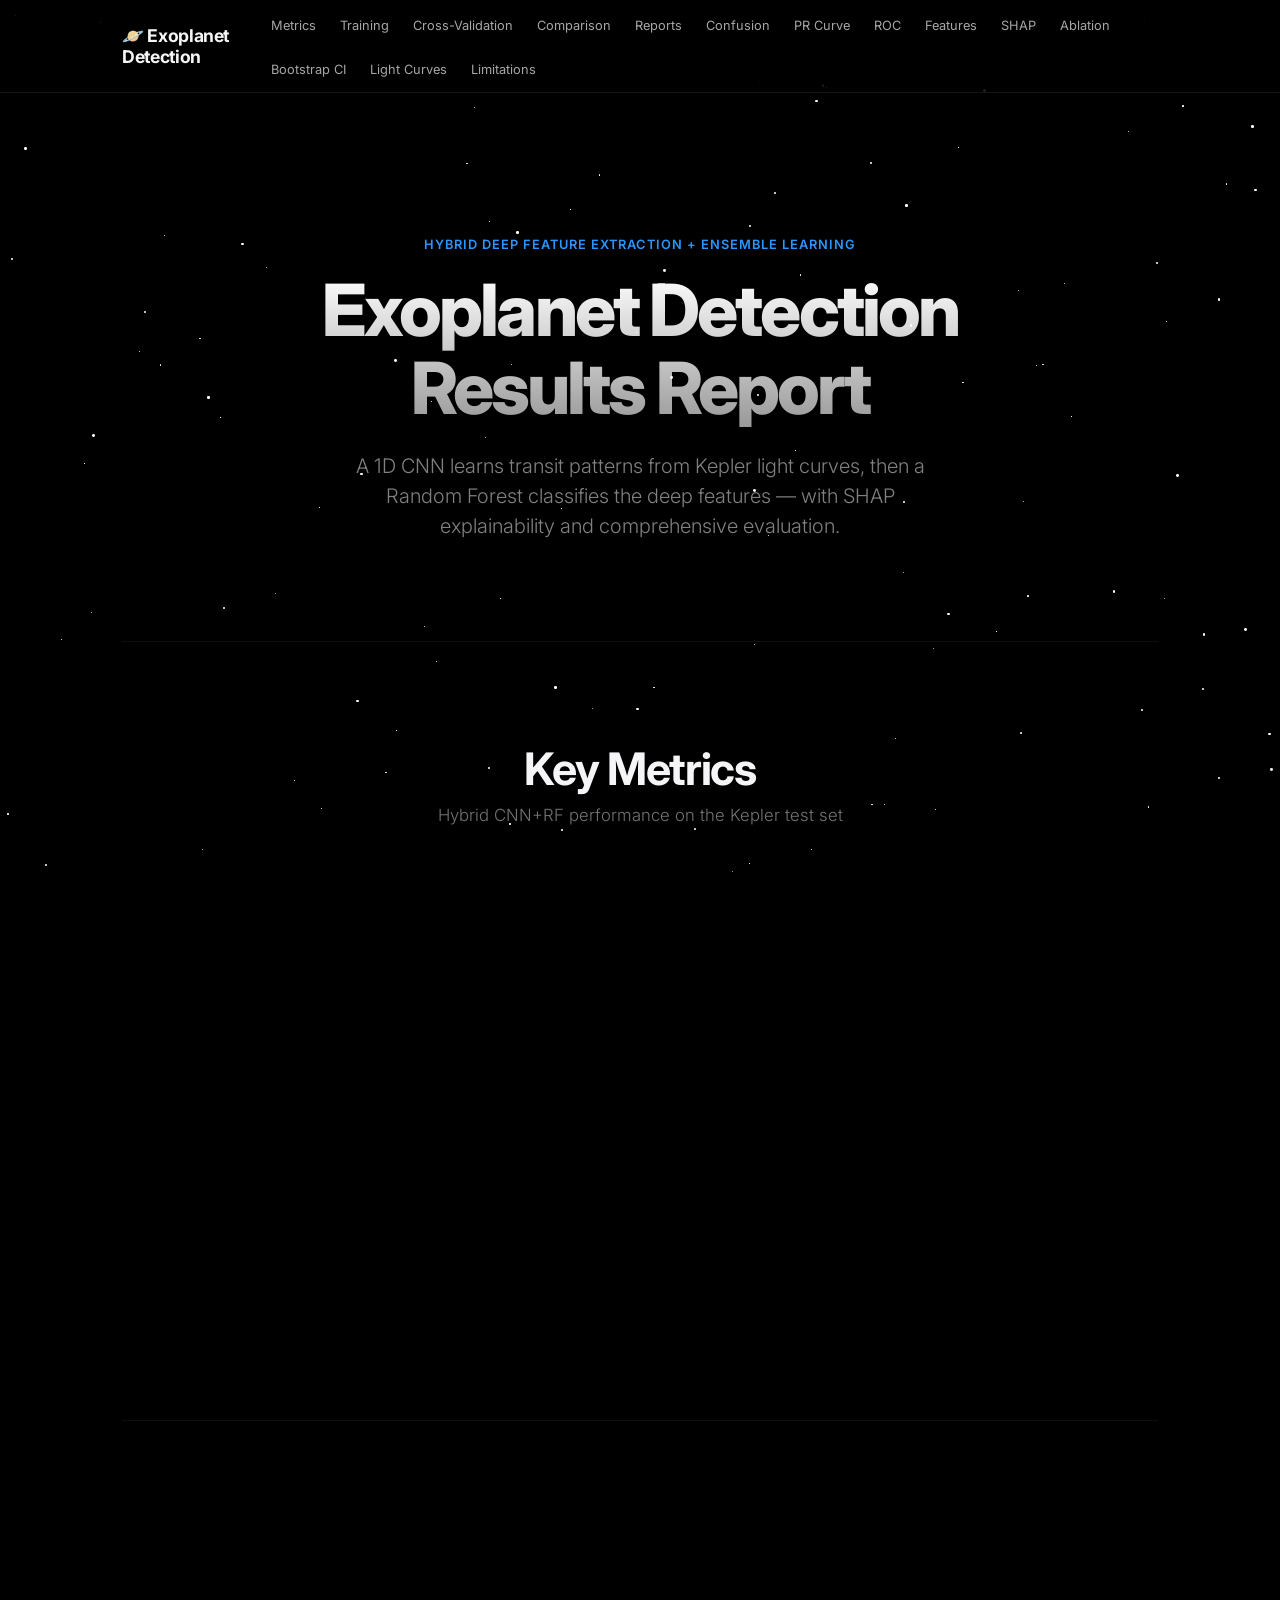
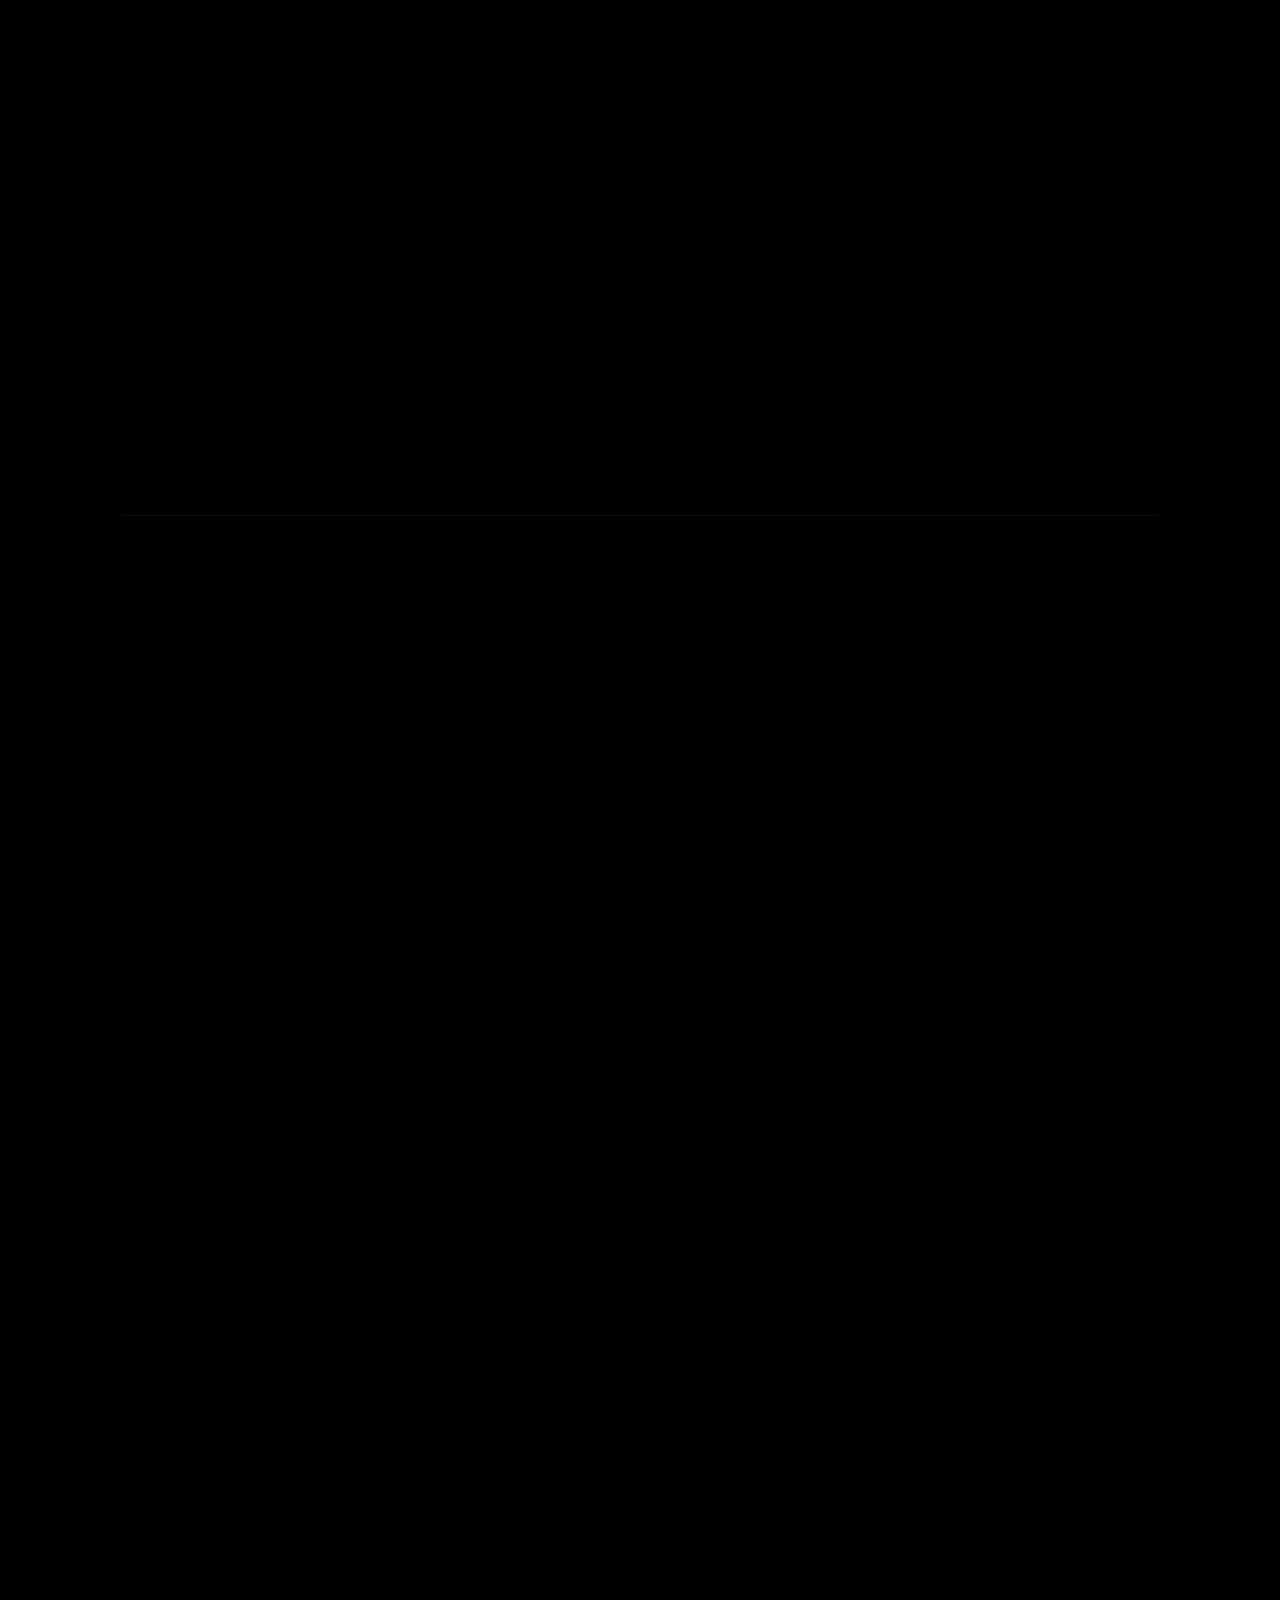
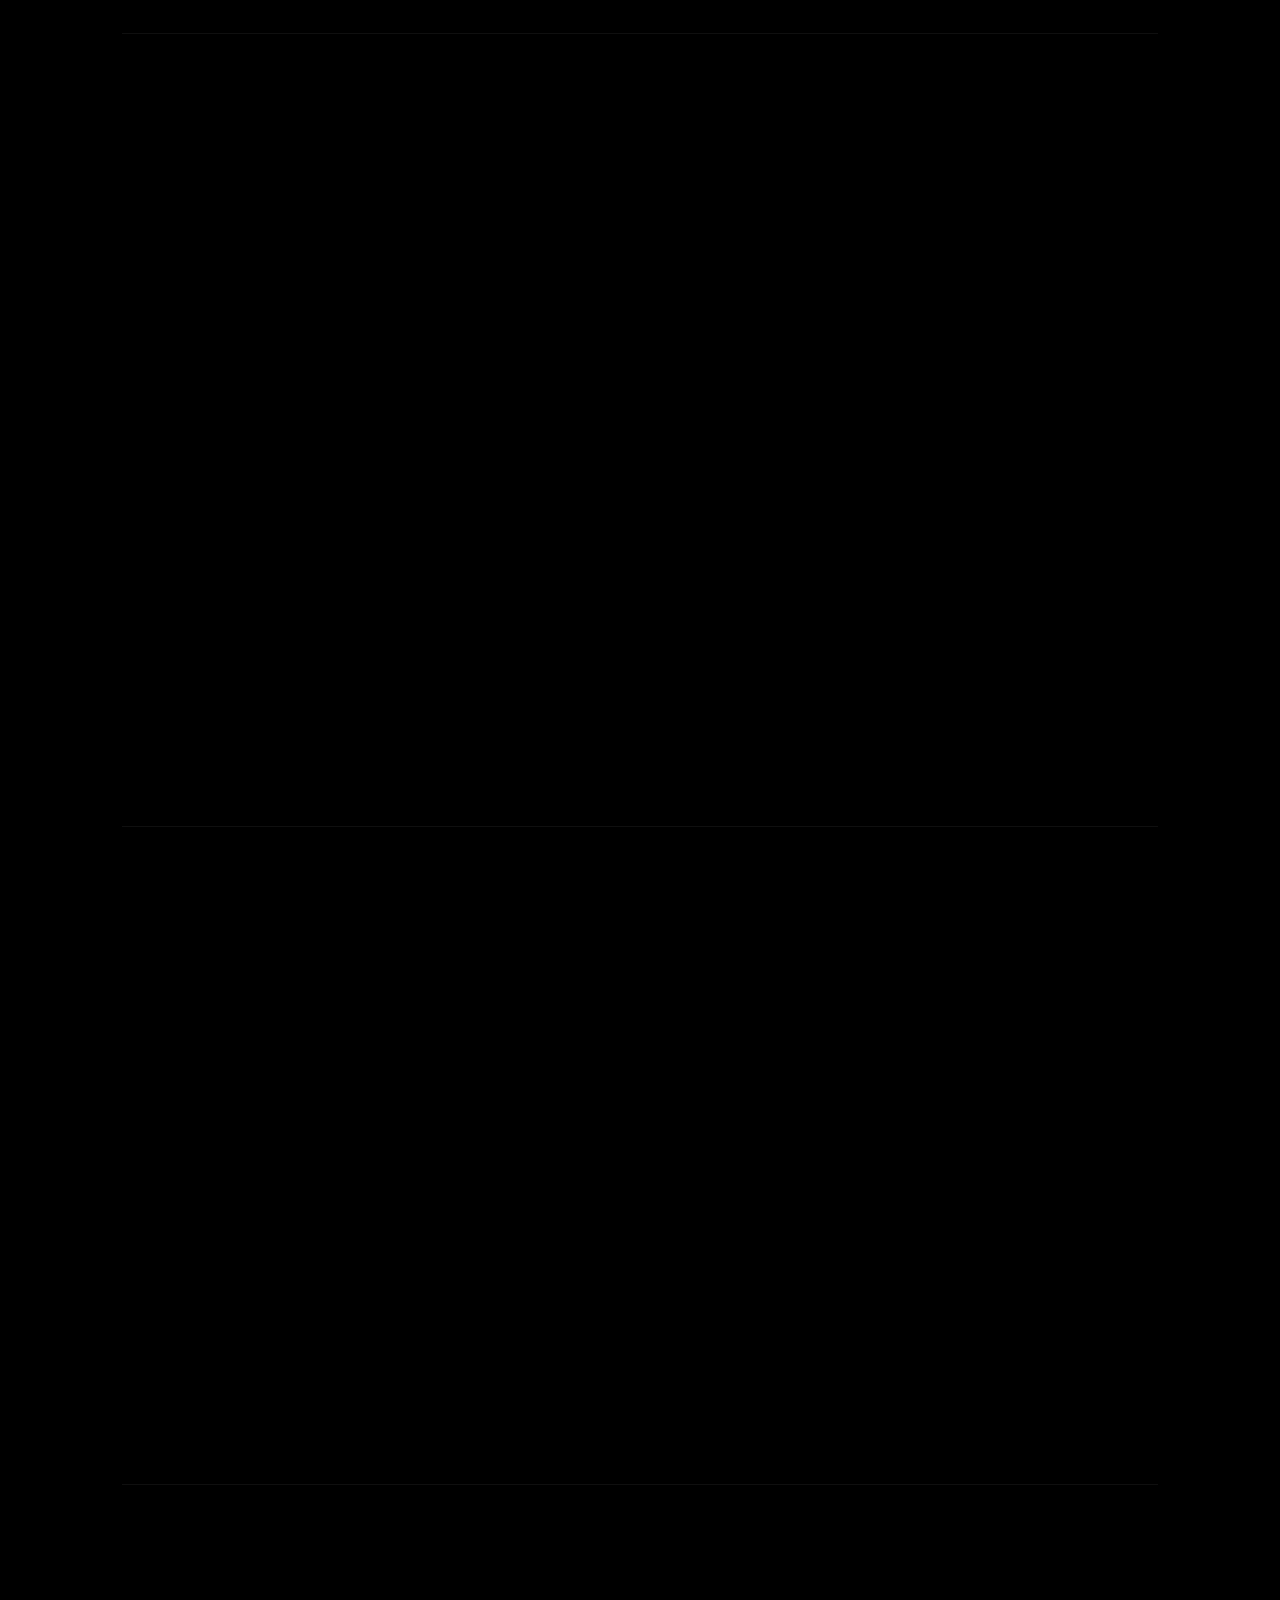
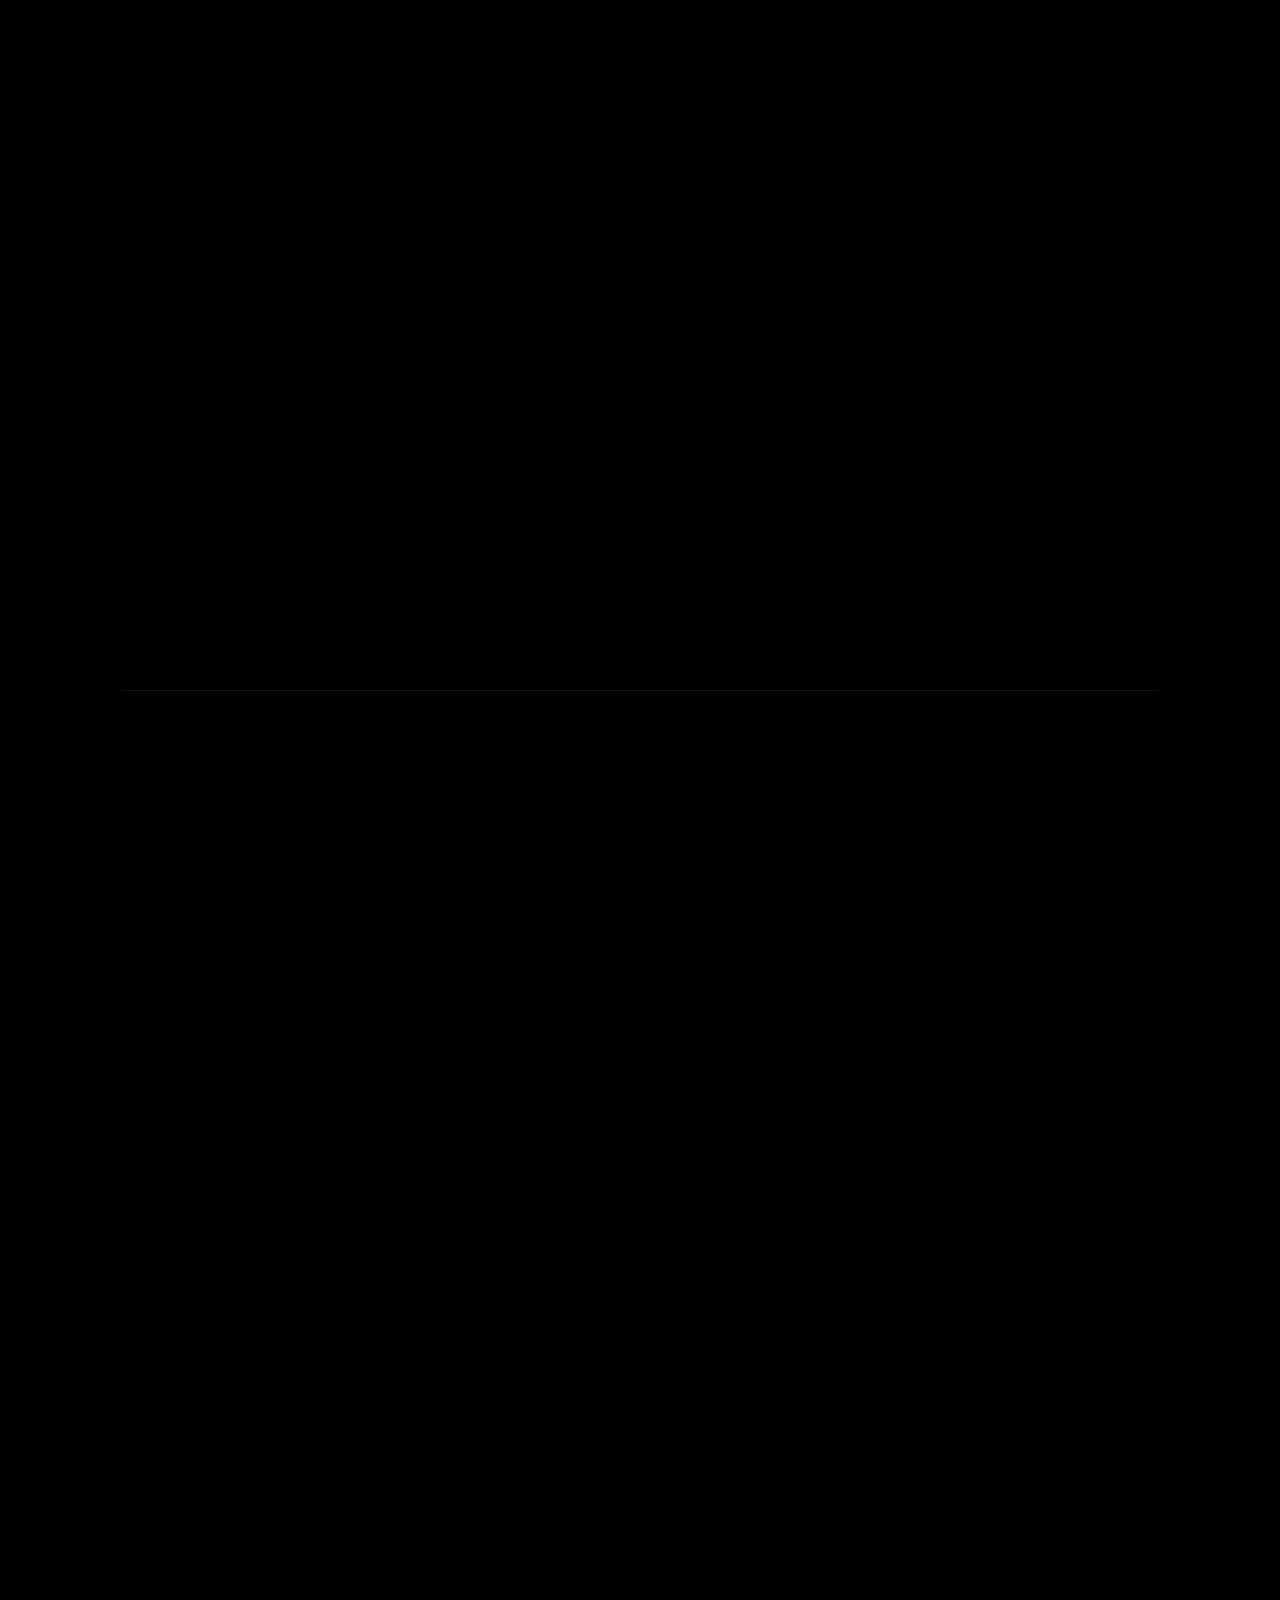
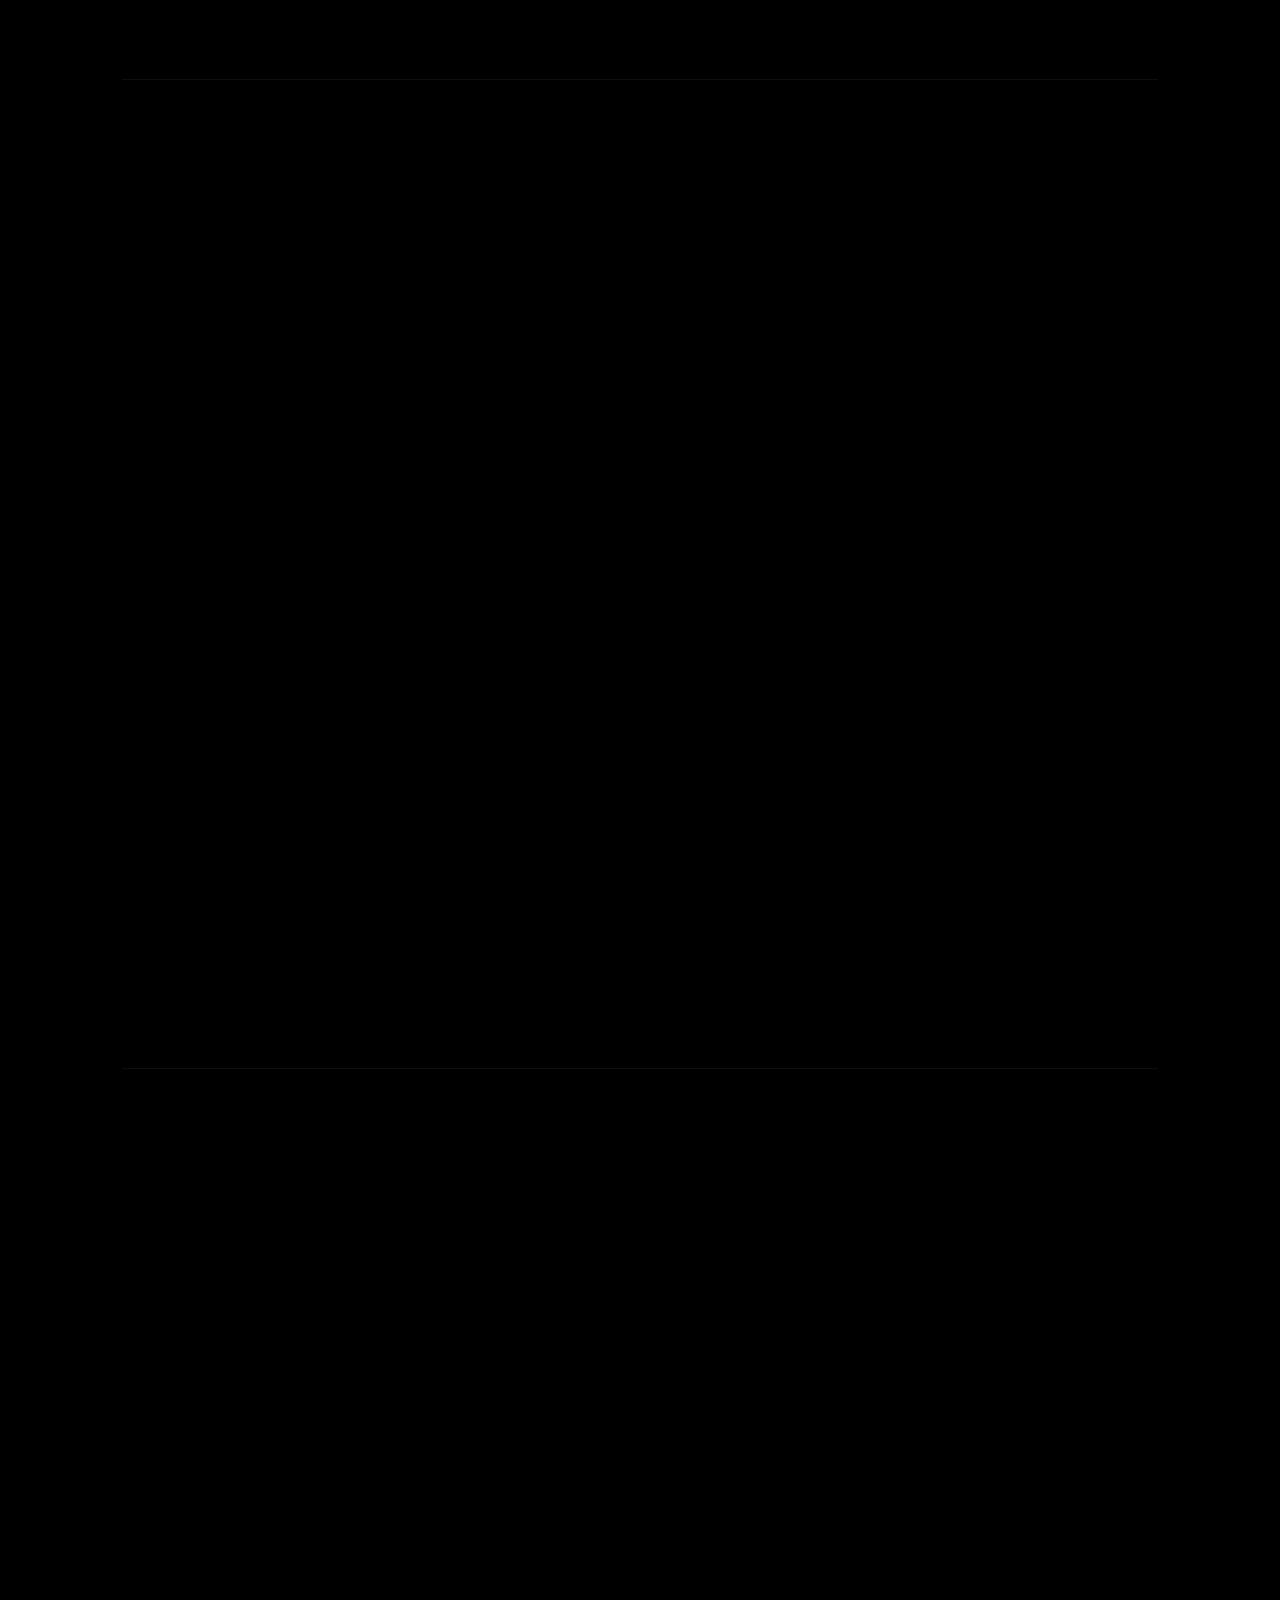
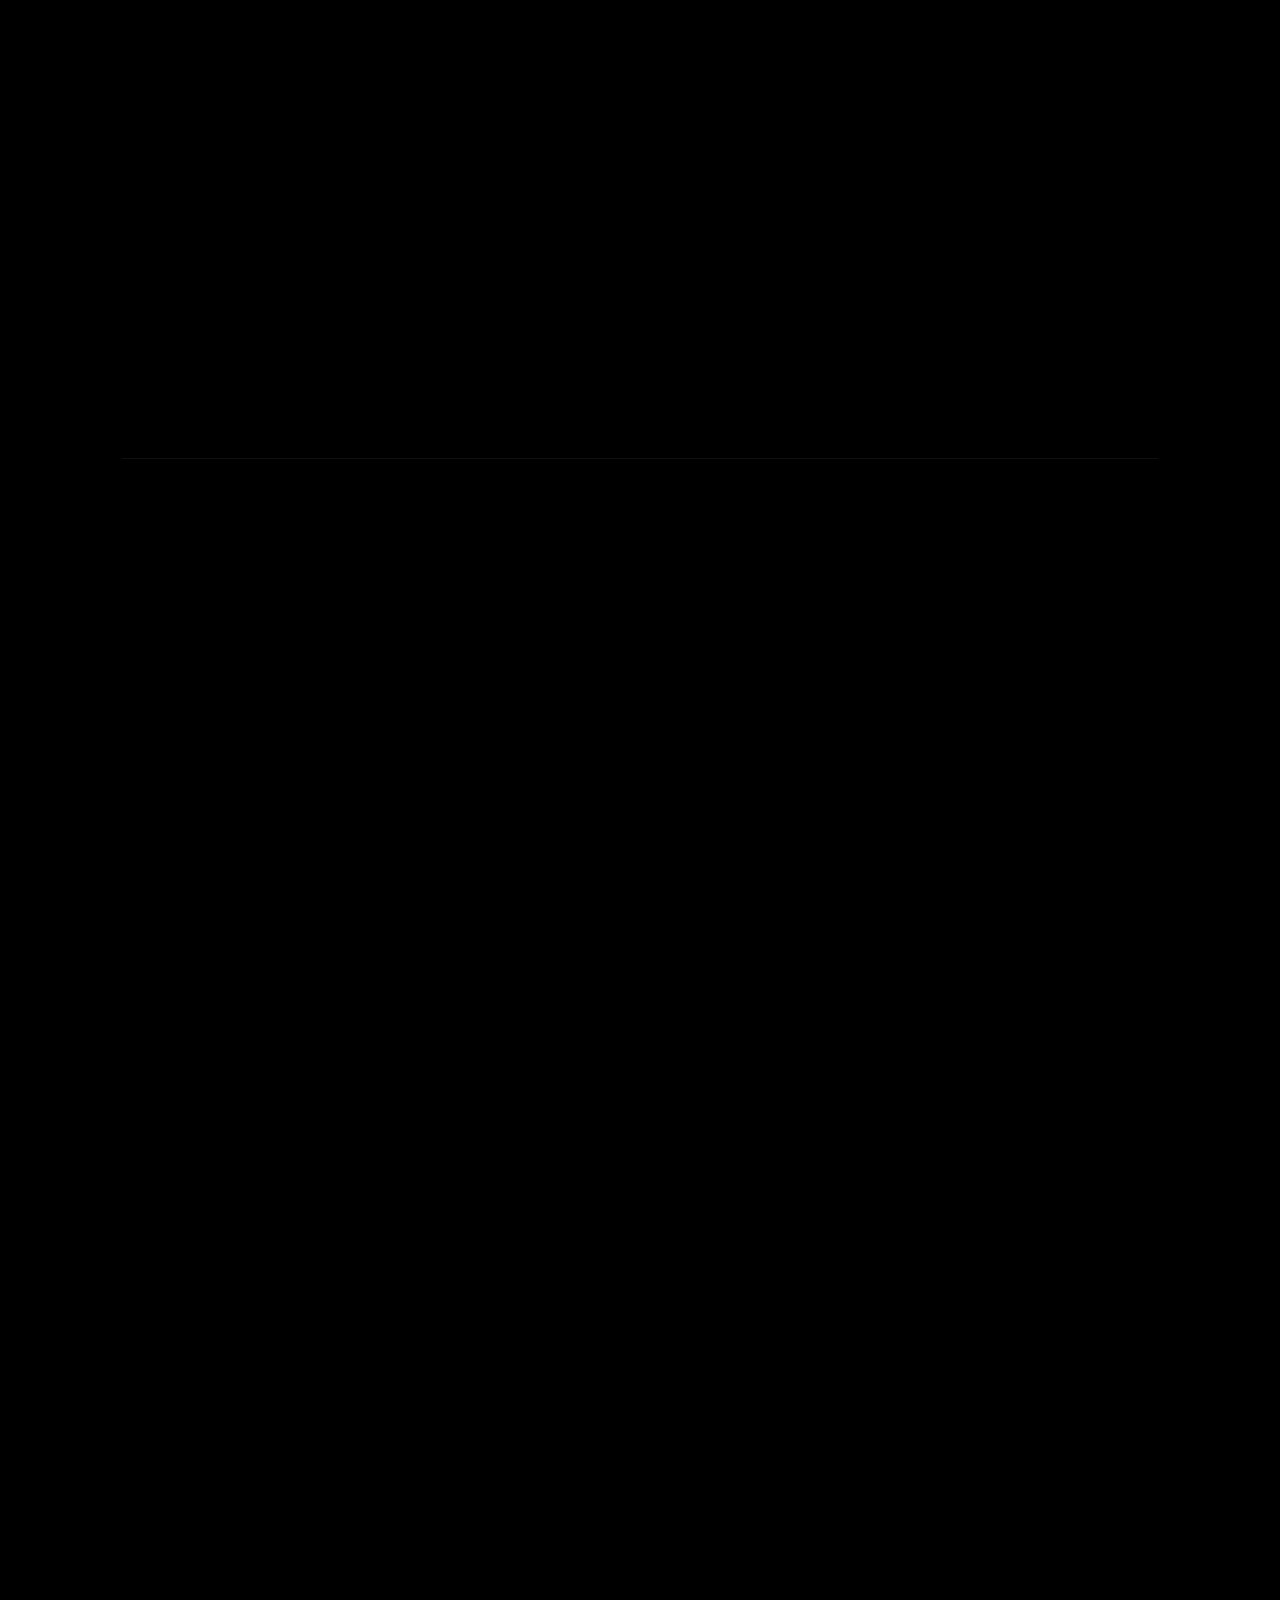
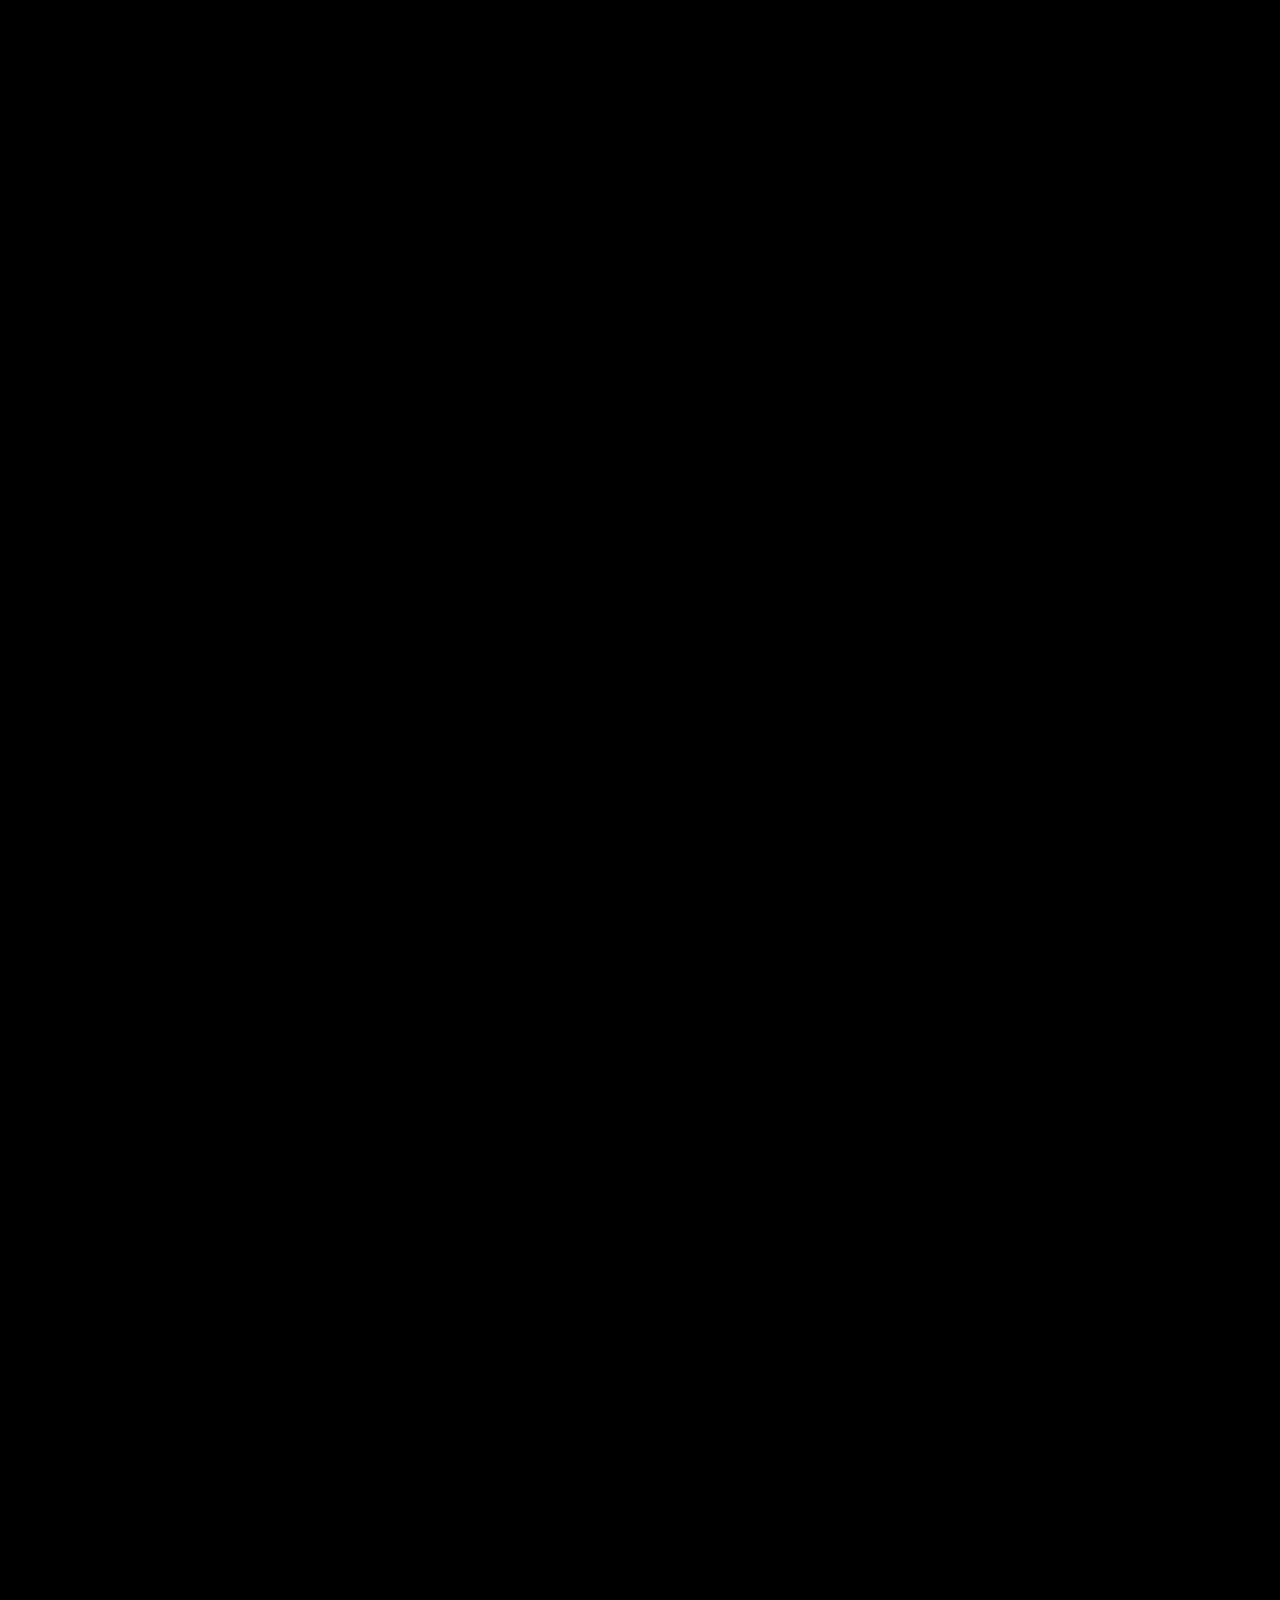
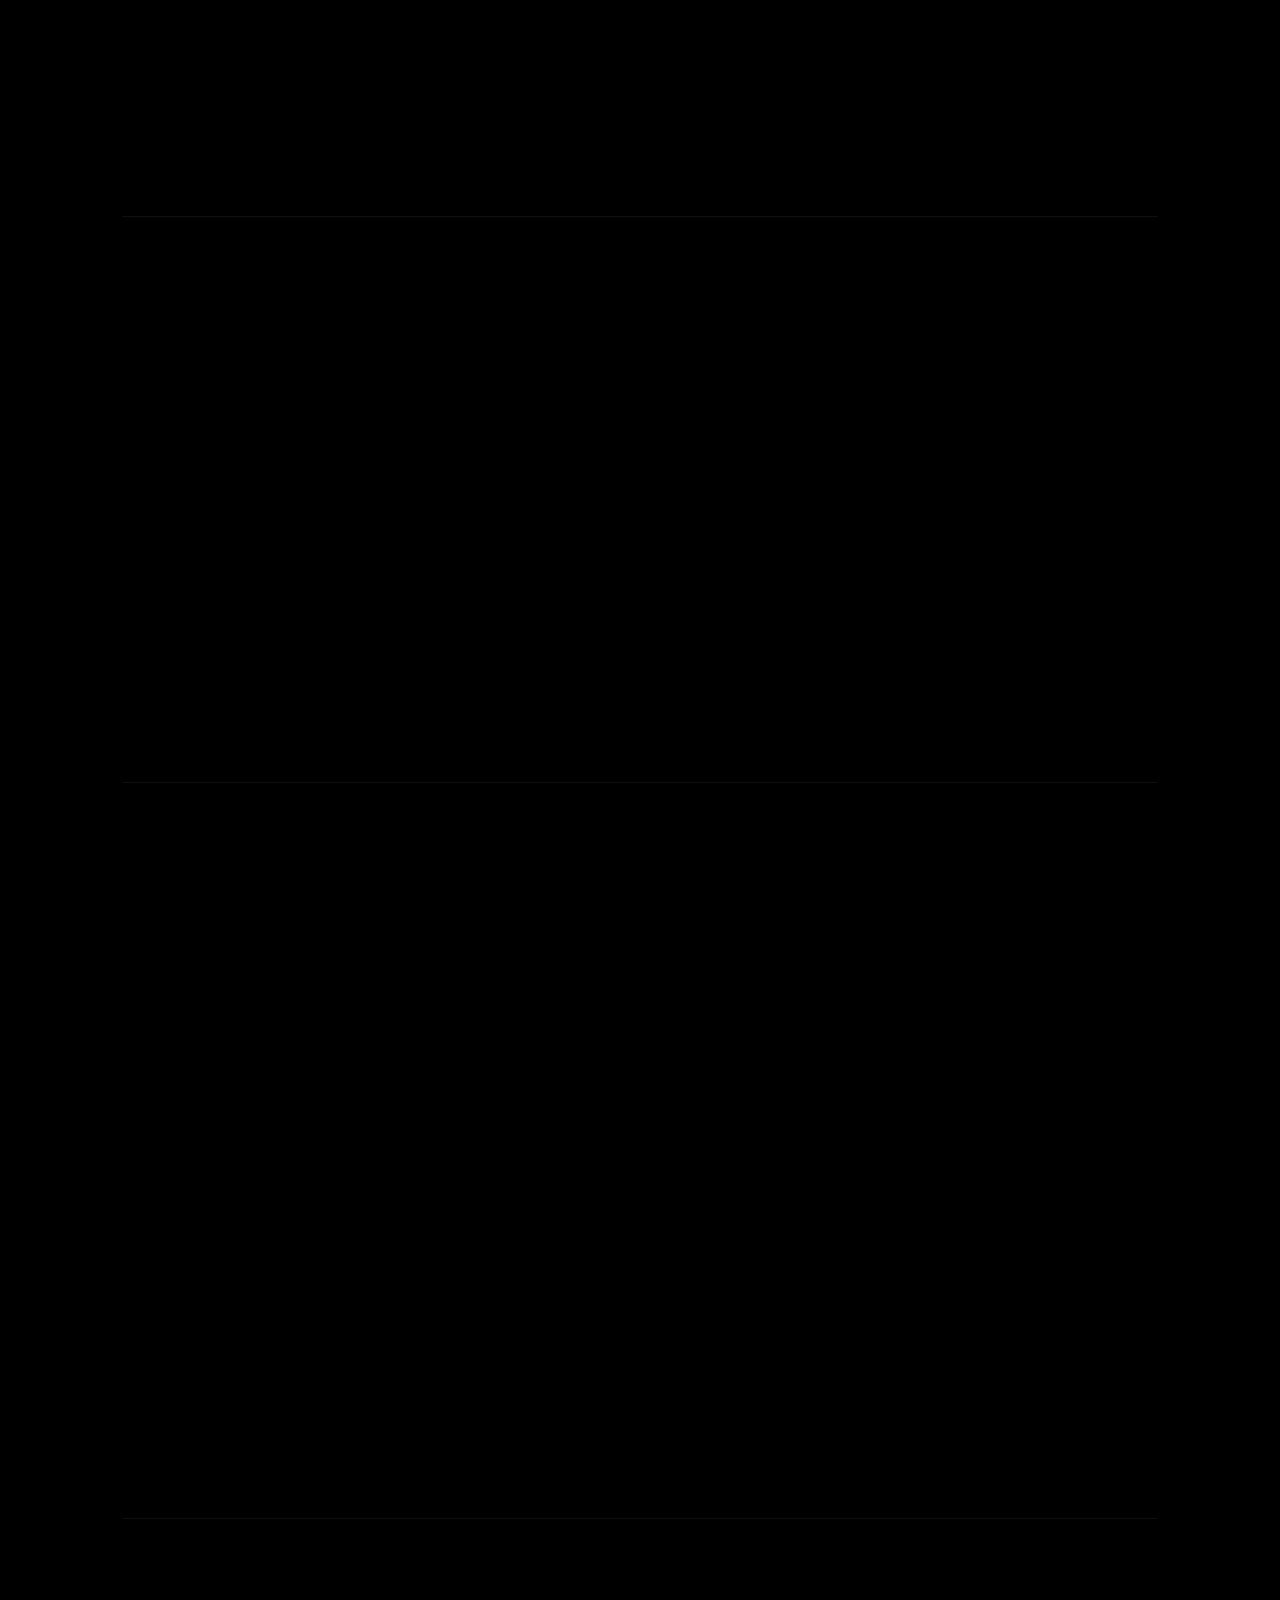
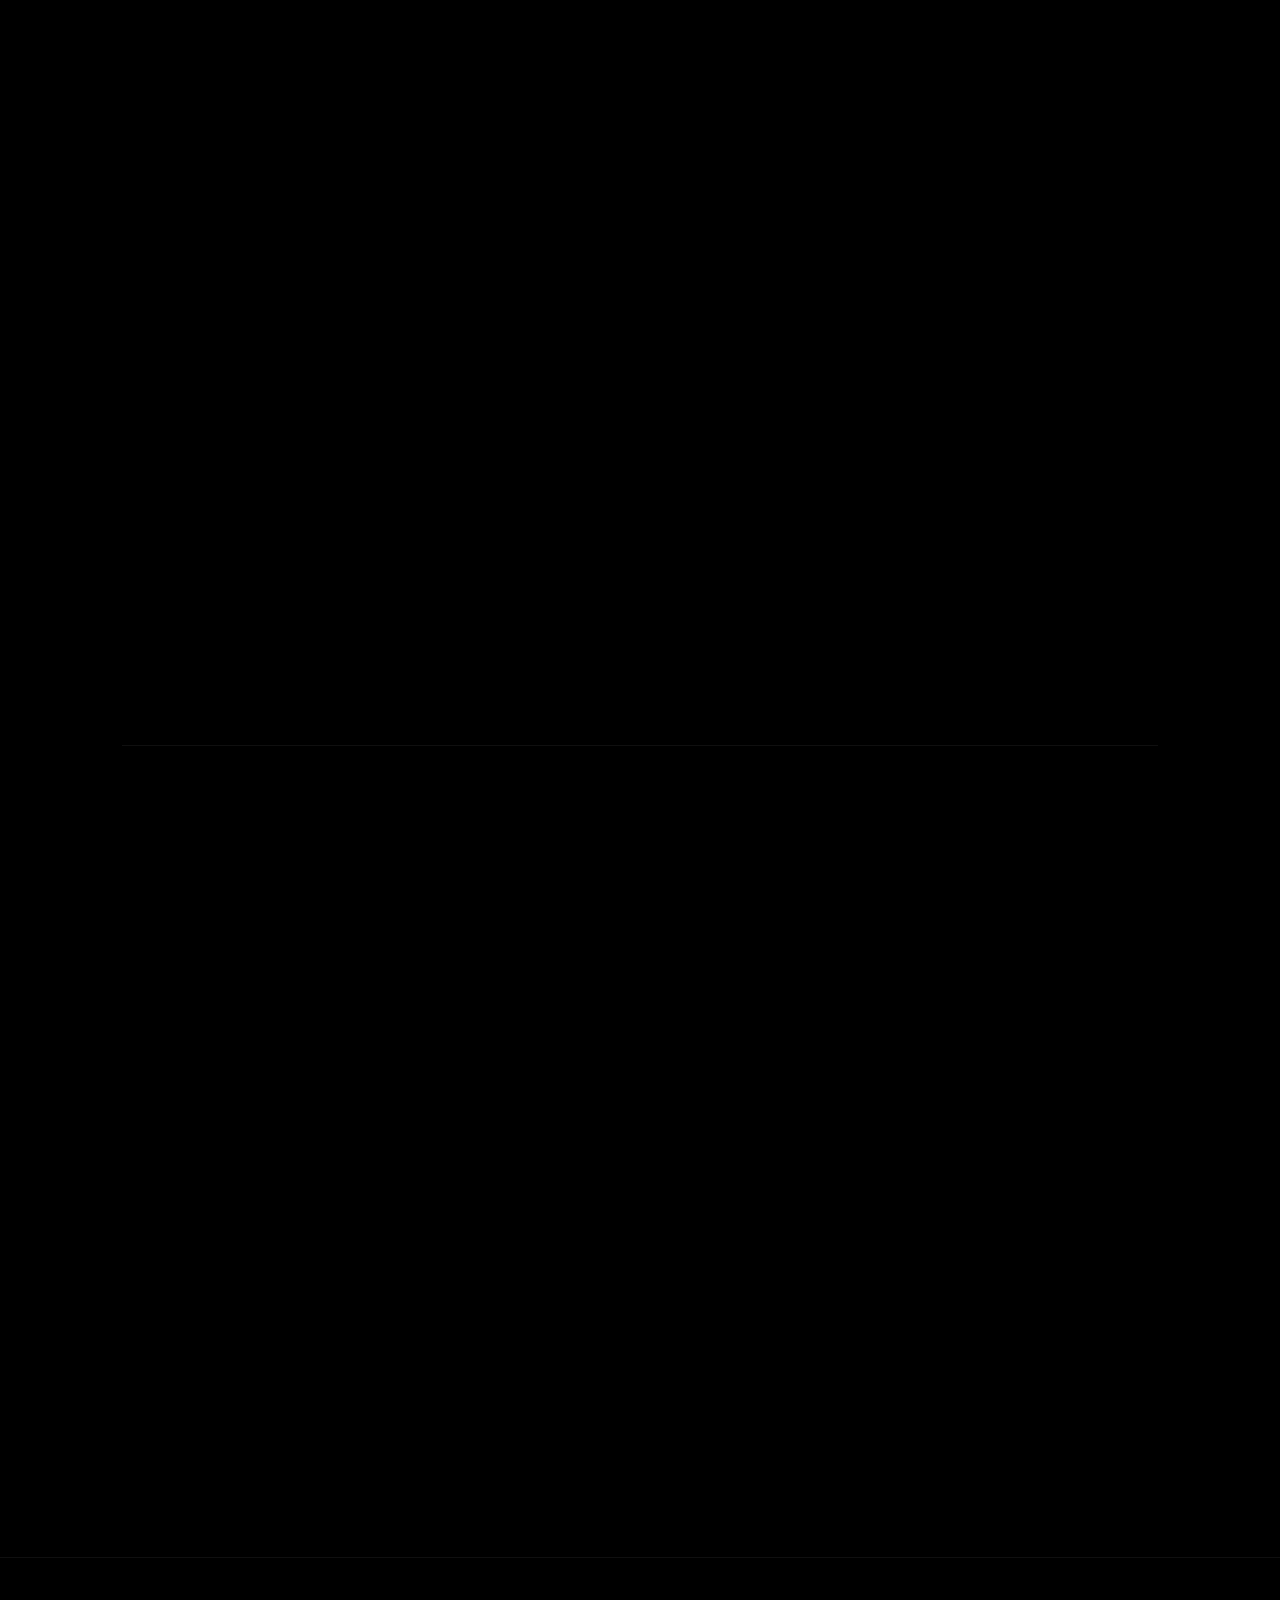
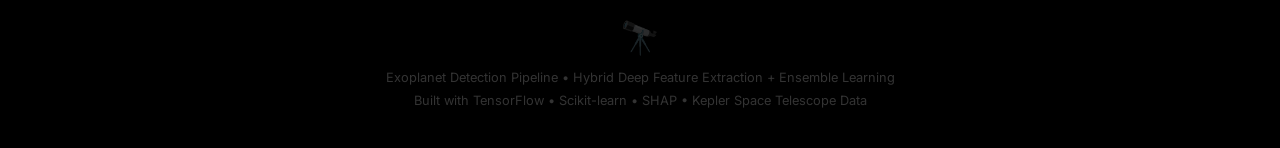
<file: outputs/report.html>
<!DOCTYPE html>
<html lang="en">
<head>
    <meta charset="UTF-8">
    <meta name="viewport" content="width=device-width, initial-scale=1.0">
    <title>Exoplanet Detection — Results Report</title>
    <link rel="preconnect" href="https://fonts.googleapis.com">
    <link rel="preconnect" href="https://fonts.gstatic.com" crossorigin>
    <link href="https://fonts.googleapis.com/css2?family=Inter:wght@300;400;500;600;700;800;900&display=swap" rel="stylesheet">
    <style>
        *, *::before, *::after { margin: 0; padding: 0; box-sizing: border-box; }
        html { scroll-behavior: smooth; overflow-x: hidden; }
        body {
            font-family: 'Inter', -apple-system, BlinkMacSystemFont, 'Segoe UI', sans-serif;
            background: #000000; color: #f5f5f7; min-height: 100vh;
            overflow-x: hidden; -webkit-font-smoothing: antialiased;
        }
        .starfield { position: fixed; top: 0; left: 0; width: 100%; height: 100%; z-index: 0; pointer-events: none; }
        .star { position: absolute; border-radius: 50%; background: white; animation: twinkle var(--duration) ease-in-out infinite alternate; }
        @keyframes twinkle { 0% { opacity: 0.1; transform: scale(0.8); } 100% { opacity: var(--max-opacity); transform: scale(1.2); } }
        .nav { position: sticky; top: 0; z-index: 100; background: rgba(0,0,0,0.72); backdrop-filter: saturate(180%) blur(20px); -webkit-backdrop-filter: saturate(180%) blur(20px); border-bottom: 1px solid rgba(255,255,255,0.08); padding: 14px 0; }
        .nav-inner { max-width: 1100px; margin: 0 auto; padding: 0 2rem; display: flex; align-items: center; justify-content: space-between; }
        .nav-logo { font-weight: 700; font-size: 1.1rem; letter-spacing: -0.02em; color: #f5f5f7; }
        .nav-links { display: flex; gap: 1.5rem; list-style: none; flex-wrap: wrap; }
        .nav-links a { color: rgba(255,255,255,0.65); text-decoration: none; font-size: 0.8rem; font-weight: 400; transition: color 0.3s; position: relative; }
        .nav-links a::after { content: ''; position: absolute; bottom: -4px; left: 50%; width: 0; height: 1.5px; background: #2997ff; transition: width 0.3s, left 0.3s; }
        .nav-links a:hover { color: #ffffff; }
        .nav-links a:hover::after { width: 100%; left: 0; }
        .hero { position: relative; z-index: 1; text-align: center; padding: 140px 2rem 100px; max-width: 900px; margin: 0 auto; }
        .hero-eyebrow { display: inline-block; font-size: 0.8rem; font-weight: 600; letter-spacing: 0.08em; text-transform: uppercase; color: #2997ff; margin-bottom: 1.2rem; opacity: 0; transform: translateY(15px); }
        .hero h1 { font-size: clamp(2.8rem, 6vw, 4.5rem); font-weight: 800; letter-spacing: -0.04em; line-height: 1.08; margin-bottom: 1.5rem; background: linear-gradient(180deg, #ffffff 0%, rgba(255,255,255,0.6) 100%); -webkit-background-clip: text; -webkit-text-fill-color: transparent; background-clip: text; opacity: 0; transform: translateY(20px); }
        .hero p { font-size: 1.25rem; color: rgba(255,255,255,0.5); font-weight: 300; line-height: 1.5; max-width: 600px; margin: 0 auto; opacity: 0; transform: translateY(20px); }
        .reveal { opacity: 0; transform: translateY(30px); transition: opacity 0.8s cubic-bezier(0.4,0,0.2,1), transform 0.8s cubic-bezier(0.4,0,0.2,1); }
        .reveal.visible { opacity: 1; transform: translateY(0); }
        .reveal-left { opacity: 0; transform: translateX(-40px); transition: opacity 0.8s cubic-bezier(0.4,0,0.2,1), transform 0.8s cubic-bezier(0.4,0,0.2,1); }
        .reveal-left.visible { opacity: 1; transform: translateX(0); }
        .reveal-right { opacity: 0; transform: translateX(40px); transition: opacity 0.8s cubic-bezier(0.4,0,0.2,1), transform 0.8s cubic-bezier(0.4,0,0.2,1); }
        .reveal-right.visible { opacity: 1; transform: translateX(0); }
        .reveal-scale { opacity: 0; transform: scale(0.92); transition: opacity 0.8s cubic-bezier(0.4,0,0.2,1), transform 0.8s cubic-bezier(0.4,0,0.2,1); }
        .reveal-scale.visible { opacity: 1; transform: scale(1); }
        .delay-1 { transition-delay: 0.1s; } .delay-2 { transition-delay: 0.2s; } .delay-3 { transition-delay: 0.3s; } .delay-4 { transition-delay: 0.4s; } .delay-5 { transition-delay: 0.5s; }
        .container { position: relative; z-index: 1; max-width: 1100px; margin: 0 auto; padding: 0 2rem; }
        .section { padding: 100px 0; border-top: 1px solid rgba(255,255,255,0.06); }
        .section-title { font-size: clamp(1.8rem,4vw,2.8rem); font-weight: 700; letter-spacing: -0.03em; margin-bottom: 0.6rem; text-align: center; }
        .section-subtitle { font-size: 1.05rem; color: rgba(255,255,255,0.45); text-align: center; font-weight: 300; margin-bottom: 3.5rem; }
        .stats-grid { display: grid; grid-template-columns: repeat(auto-fit, minmax(160px, 1fr)); gap: 1.5rem; margin-bottom: 4rem; }
        .stat-card { text-align: center; padding: 2.5rem 1.5rem; border-radius: 20px; background: rgba(255,255,255,0.04); border: 1px solid rgba(255,255,255,0.06); transition: transform 0.5s cubic-bezier(0.4,0,0.2,1), box-shadow 0.5s, border-color 0.5s, background 0.5s; cursor: default; }
        .stat-card:hover { transform: translateY(-6px) scale(1.02); background: rgba(255,255,255,0.07); border-color: rgba(41,151,255,0.3); box-shadow: 0 20px 60px rgba(41,151,255,0.12); }
        .stat-value { font-size: 2.5rem; font-weight: 800; letter-spacing: -0.03em; margin-bottom: 0.4rem; color: #2997ff; }
        .stat-value.green { color: #30d158; } .stat-value.purple { color: #bf5af2; } .stat-value.orange { color: #ff9f0a; } .stat-value.pink { color: #ff375f; }
        .stat-label { font-size: 0.85rem; color: rgba(255,255,255,0.5); font-weight: 500; text-transform: uppercase; letter-spacing: 0.06em; }
        .stat-model { font-size: 0.72rem; color: rgba(255,255,255,0.3); margin-top: 0.5rem; }
        .table-card { background: rgba(255,255,255,0.03); border: 1px solid rgba(255,255,255,0.06); border-radius: 20px; overflow: hidden; transition: transform 0.5s, box-shadow 0.5s; }
        .table-card:hover { transform: translateY(-4px); box-shadow: 0 20px 60px rgba(0,0,0,0.4); }
        table { width: 100%; border-collapse: collapse; }
        th, td { padding: 18px 24px; text-align: center; font-size: 0.95rem; }
        th { background: rgba(255,255,255,0.05); color: rgba(255,255,255,0.7); font-weight: 600; font-size: 0.8rem; text-transform: uppercase; letter-spacing: 0.06em; border-bottom: 1px solid rgba(255,255,255,0.08); }
        td { color: rgba(255,255,255,0.7); border-bottom: 1px solid rgba(255,255,255,0.04); transition: background 0.3s; }
        tr:hover td { background: rgba(255,255,255,0.03); }
        td:first-child { text-align: left; font-weight: 500; color: #f5f5f7; }
        .highlight { color: #30d158; font-weight: 700; font-size: 1.05rem; }
        .dim { color: rgba(255,255,255,0.35); }
        .report-grid { display: grid; grid-template-columns: 1fr 1fr; gap: 1.5rem; }
        .report-card { background: rgba(255,255,255,0.03); border: 1px solid rgba(255,255,255,0.06); border-radius: 20px; padding: 2rem; transition: transform 0.5s, box-shadow 0.5s, border-color 0.5s; }
        .report-card:hover { transform: translateY(-4px); box-shadow: 0 16px 48px rgba(0,0,0,0.3); }
        .report-card.baseline:hover { border-color: rgba(255,55,95,0.3); }
        .report-card.hybrid:hover { border-color: rgba(48,209,88,0.3); }
        .report-label { display: inline-block; font-size: 0.72rem; font-weight: 600; letter-spacing: 0.08em; text-transform: uppercase; padding: 4px 12px; border-radius: 100px; margin-bottom: 1.2rem; }
        .report-label.baseline { background: rgba(255,55,95,0.12); color: #ff375f; }
        .report-label.hybrid { background: rgba(48,209,88,0.12); color: #30d158; }
        pre { background: rgba(0,0,0,0.5); padding: 1.2rem; border-radius: 12px; overflow-x: auto; font-size: 0.82rem; font-family: 'SF Mono', 'Fira Code', monospace; color: rgba(255,255,255,0.7); line-height: 1.6; border: 1px solid rgba(255,255,255,0.04); }
        .plots { display: grid; grid-template-columns: 1fr 1fr; gap: 1.5rem; }
        .plots.single { grid-template-columns: 1fr; max-width: 800px; margin: 0 auto; }
        .plot-card { background: rgba(255,255,255,0.03); border: 1px solid rgba(255,255,255,0.06); border-radius: 20px; padding: 1.5rem; text-align: center; overflow: hidden; transition: transform 0.5s, box-shadow 0.5s, border-color 0.5s; }
        .plot-card:hover { transform: translateY(-6px) scale(1.01); border-color: rgba(255,255,255,0.12); box-shadow: 0 24px 80px rgba(0,0,0,0.5); }
        .plot-card img { max-width: 100%; border-radius: 12px; transition: transform 0.6s; }
        .plot-card:hover img { transform: scale(1.03); }
        .plot-card p { margin-top: 1rem; color: rgba(255,255,255,0.4); font-size: 0.85rem; }
        .footer { text-align: center; padding: 60px 2rem 40px; color: rgba(255,255,255,0.2); font-size: 0.8rem; border-top: 1px solid rgba(255,255,255,0.06); }
        .footer-logo { font-size: 2rem; margin-bottom: 0.8rem; }
        @media (max-width: 768px) {
            .hero { padding: 100px 1.5rem 60px; }
            .section { padding: 60px 0; }
            .plots, .report-grid { grid-template-columns: 1fr; }
            .stats-grid { grid-template-columns: repeat(2, 1fr); }
            .nav-links { display: none; }
        }
    </style>
</head>
<body>
    <div class="starfield" id="starfield"></div>

    <nav class="nav">
        <div class="nav-inner">
            <div class="nav-logo">🪐 Exoplanet Detection</div>
            <ul class="nav-links">
                <li><a href="#metrics">Metrics</a></li>
                <li><a href="#training">Training</a></li>
                <li><a href="#crossval">Cross-Validation</a></li>
                <li><a href="#comparison">Comparison</a></li>
                <li><a href="#reports">Reports</a></li>
                <li><a href="#confusion">Confusion</a></li>
                <li><a href="#prcurve">PR Curve</a></li>
                <li><a href="#roccurve">ROC</a></li>
                <li><a href="#features">Features</a></li>
                <li><a href="#shap">SHAP</a></li>
                <li><a href="#ablation">Ablation</a></li>
                <li><a href="#bootstrap">Bootstrap CI</a></li>
                <li><a href="#lightcurves">Light Curves</a></li>
                <li><a href="#limitations">Limitations</a></li>
            </ul>
        </div>
    </nav>

    <header class="hero">
        <div class="hero-eyebrow" id="heroEyebrow">Hybrid Deep Feature Extraction + Ensemble Learning</div>
        <h1 id="heroTitle">Exoplanet Detection<br>Results Report</h1>
        <p id="heroSub">A 1D CNN learns transit patterns from Kepler light curves, then a Random Forest classifies the deep features — with SHAP explainability and comprehensive evaluation.</p>
    </header>

    <div class="container">

        <!-- KEY METRICS -->
        <section class="section" id="metrics">
            <div class="section-title reveal">Key Metrics</div>
            <div class="section-subtitle reveal delay-1">Hybrid CNN+RF performance on the Kepler test set</div>
            <div class="stats-grid">
                <div class="stat-card reveal delay-1">
                    <div class="stat-value green" data-counter="0.6000">0.6000</div>
                    <div class="stat-label">Precision</div>
                    <div class="stat-model">Hybrid CNN+RF</div>
                </div>
                <div class="stat-card reveal delay-2">
                    <div class="stat-value" data-counter="0.6000">0.6000</div>
                    <div class="stat-label">Recall</div>
                    <div class="stat-model">Hybrid CNN+RF</div>
                </div>
                <div class="stat-card reveal delay-3">
                    <div class="stat-value purple" data-counter="0.6000">0.6000</div>
                    <div class="stat-label">F1-Score</div>
                    <div class="stat-model">Hybrid CNN+RF</div>
                </div>
                <div class="stat-card reveal delay-4">
                    <div class="stat-value orange" data-counter="0.5425">0.5425</div>
                    <div class="stat-label">PR-AUC</div>
                    <div class="stat-model">Hybrid CNN+RF</div>
                </div>
                <div class="stat-card reveal delay-5">
                    <div class="stat-value" data-counter="0.8782">0.8782</div>
                    <div class="stat-label">ROC-AUC</div>
                    <div class="stat-model">Hybrid CNN+RF</div>
                </div>
                <div class="stat-card reveal delay-1">
                    <div class="stat-value pink" data-counter="0.5965">0.5965</div>
                    <div class="stat-label">MCC</div>
                    <div class="stat-model">Hybrid CNN+RF</div>
                </div>
            </div>
        </section>

        <section class="section" id="training"><div class="section-title reveal">CNN Training Curves</div><div class="section-subtitle reveal delay-1">Loss and accuracy convergence over training epochs</div><div class="plots single"><div class="plot-card reveal-scale delay-2"><img src="training_curves.png" alt="Training Curves"><p>Train vs. Validation — monitoring val_loss for early stopping</p></div></div></section>

        <section class="section" id="crossval"><div class="section-title reveal">Cross-Validation Stability</div><div class="section-subtitle reveal delay-1">5-Fold Stratified K-Fold on CNN features (training set only) &mdash; Mean &plusmn; Std</div><div class="stats-grid"><div class="stat-card reveal delay-1"><div class="stat-value green">0.2935</div><div class="stat-label">Precision</div><div class="stat-model">Mean &plusmn; 0.1502</div></div><div class="stat-card reveal delay-2"><div class="stat-value">0.6048</div><div class="stat-label">Recall</div><div class="stat-model">Mean &plusmn; 0.1975</div></div><div class="stat-card reveal delay-3"><div class="stat-value purple">0.3792</div><div class="stat-label">F1-Score</div><div class="stat-model">Mean &plusmn; 0.1496</div></div><div class="stat-card reveal delay-4"><div class="stat-value orange">0.2504</div><div class="stat-label">PR-AUC</div><div class="stat-model">Mean &plusmn; 0.1945</div></div><div class="stat-card reveal delay-5"><div class="stat-value">0.9359</div><div class="stat-label">ROC-AUC</div><div class="stat-model">Mean &plusmn; 0.0684</div></div><div class="stat-card reveal delay-1"><div class="stat-value pink">0.4054</div><div class="stat-label">MCC</div><div class="stat-model">Mean &plusmn; 0.1452</div></div></div><div class="table-card reveal delay-3"><table><thead><tr><th>Fold</th><th>Precision</th><th>Recall</th><th>F1-Score</th><th>PR-AUC</th><th>ROC-AUC</th><th>MCC</th></tr></thead><tbody><tr><td>Fold 1</td><td class="highlight">0.1818</td><td class="highlight">0.6667</td><td class="highlight">0.2857</td><td class="highlight">0.1028</td><td class="highlight">0.8784</td><td class="highlight">0.3404</td></tr><tr><td>Fold 2</td><td class="highlight">0.1250</td><td class="highlight">0.3333</td><td class="highlight">0.1818</td><td class="highlight">0.0515</td><td class="highlight">0.8457</td><td class="highlight">0.1953</td></tr><tr><td>Fold 3</td><td class="highlight">0.2857</td><td class="highlight">0.8571</td><td class="highlight">0.4286</td><td class="highlight">0.2114</td><td class="highlight">0.9862</td><td class="highlight">0.4888</td></tr><tr><td>Fold 4</td><td class="highlight">0.3750</td><td class="highlight">0.5000</td><td class="highlight">0.4286</td><td class="highlight">0.3591</td><td class="highlight">0.9854</td><td class="highlight">0.4285</td></tr><tr><td>Fold 5</td><td class="highlight">0.5000</td><td class="highlight">0.6667</td><td class="highlight">0.5714</td><td class="highlight">0.5273</td><td class="highlight">0.9839</td><td class="highlight">0.5740</td></tr></tbody></table></div></section>

        <!-- COMPARISON TABLE -->
        <section class="section" id="comparison">
            <div class="section-title reveal">Model Comparison</div>
            <div class="section-subtitle reveal delay-1">Baseline Random Forest vs. Hybrid CNN + Random Forest</div>
            <div class="table-card reveal delay-2">
                <table>
                    <thead><tr><th>Metric</th><th>Baseline RF (Raw Flux)</th><th>Hybrid CNN+RF (Deep Features)</th></tr></thead>
                    <tbody>
                        <tr><td>Precision</td><td class="dim">0.2000</td><td class="highlight">0.6000</td></tr>
                        <tr><td>Recall</td><td class="dim">0.2000</td><td class="highlight">0.6000</td></tr>
                        <tr><td>F1-Score</td><td class="dim">0.2000</td><td class="highlight">0.6000</td></tr>
                        <tr><td>PR-AUC</td><td class="dim">0.1011</td><td class="highlight">0.5425</td></tr>
                        <tr><td>ROC-AUC</td><td class="dim">0.9437</td><td class="highlight">0.8782</td></tr>
                        <tr><td>MCC</td><td class="dim">0.1929</td><td class="highlight">0.5965</td></tr>
                        <tr><td>Accuracy</td><td class="dim">0.9860</td><td class="highlight">0.9930</td></tr>
                    </tbody>
                </table>
            </div>
        </section>

        <!-- CLASSIFICATION REPORTS -->
        <section class="section" id="reports">
            <div class="section-title reveal">Classification Reports</div>
            <div class="section-subtitle reveal delay-1">Full per-class breakdown for both models</div>
            <div class="report-grid">
                <div class="report-card baseline reveal-left delay-2">
                    <span class="report-label baseline">Baseline RF</span>
                    <pre>               precision    recall  f1-score   support

    Non-Planet      0.99      0.99      0.99       565
     Exoplanet      0.20      0.20      0.20         5

      accuracy                          0.99       570
     macro avg      0.60      0.60      0.60       570
  weighted avg      0.99      0.99      0.99       570</pre>
                </div>
                <div class="report-card hybrid reveal-right delay-2">
                    <span class="report-label hybrid">Hybrid CNN+RF</span>
                    <pre>               precision    recall  f1-score   support

    Non-Planet      1.00      1.00      1.00       565
     Exoplanet      0.60      0.60      0.60         5

      accuracy                          0.99       570
     macro avg      0.80      0.80      0.80       570
  weighted avg      0.99      0.99      0.99       570</pre>
                </div>
            </div>
        </section>

        <!-- CONFUSION MATRICES -->
        <section class="section" id="confusion">
            <div class="section-title reveal">Confusion Matrices</div>
            <div class="section-subtitle reveal delay-1">True vs. predicted label distributions</div>
            <div class="plots">
                <div class="plot-card reveal-left delay-2">
                    <img src="confusion_matrix_baseline.png" alt="Baseline Confusion Matrix">
                    <p>Baseline RF</p>
                </div>
                <div class="plot-card reveal-right delay-2">
                    <img src="confusion_matrix_hybrid.png" alt="Hybrid Confusion Matrix">
                    <p>Hybrid CNN+RF</p>
                </div>
            </div>
        </section>

        <!-- PR CURVE -->
        <section class="section" id="prcurve">
            <div class="section-title reveal">Precision-Recall Curve</div>
            <div class="section-subtitle reveal delay-1">PR-AUC is the preferred metric for imbalanced classification</div>
            <div class="plots single">
                <div class="plot-card reveal-scale delay-2">
                    <img src="pr_curve.png" alt="Precision-Recall Curve">
                    <p>Hybrid (solid) vs Baseline (dashed)</p>
                </div>
            </div>
        </section>

        <section class="section" id="roccurve"><div class="section-title reveal">ROC Curve</div><div class="section-subtitle reveal delay-1">Receiver Operating Characteristic — sensitivity vs specificity trade-off</div><div class="plots single"><div class="plot-card reveal-scale delay-2"><img src="roc_curve.png" alt="ROC Curve"><p>Hybrid (solid) vs Baseline (dashed) vs Random (diagonal)</p></div></div></section>

        <!-- FEATURE IMPORTANCE -->
        <section class="section" id="features">
            <div class="section-title reveal">Feature Importance</div>
            <div class="section-subtitle reveal delay-1">Top 20 CNN-learned features ranked by Random Forest importance</div>
            <div class="plots single">
                <div class="plot-card reveal-scale delay-2">
                    <img src="feature_importance.png" alt="Feature Importance">
                    <p>Which CNN features matter most for classification</p>
                </div>
            </div>
        </section>

        <section class="section" id="shap"><div class="section-title reveal">SHAP Explainability</div><div class="section-subtitle reveal delay-1">Which CNN features contribute most to each prediction</div><div class="plots single"><div class="plot-card reveal-scale delay-2"><img src="shap_summary.png" alt="SHAP Summary"><p>Feature contributions: red = pushes prediction towards exoplanet</p></div></div></section>

        <section class="section" id="ablation"><div class="section-title reveal">Ablation Study</div><div class="section-subtitle reveal delay-1">Isolating the contribution of each pipeline component</div><div class="table-card reveal delay-2"><table><thead><tr><th>Variant</th><th>Precision</th><th>Recall</th><th>F1-Score</th><th>PR-AUC</th></tr></thead><tbody><tr><td>CNN-only (no RF)</td><td class="highlight">0.6667</td><td class="highlight">0.4000</td><td class="highlight">0.5000</td><td class="highlight">0.3302</td></tr><tr><td>PCA(64) + RF (fair baseline)</td><td class="highlight">0.0000</td><td class="highlight">0.0000</td><td class="highlight">0.0000</td><td class="highlight">0.0497</td></tr><tr style="background: rgba(48,209,88,0.06);"><td><strong>CNN + RF Hybrid (proposed)</strong></td><td class="highlight">0.6000</td><td class="highlight">0.6000</td><td class="highlight">0.6000</td><td class="highlight">0.5425</td></tr></tbody></table></div></section>

        <section class="section" id="bootstrap"><div class="section-title reveal">Bootstrap Confidence Intervals</div><div class="section-subtitle reveal delay-1">1000-resample bootstrap quantifies statistical uncertainty (only 5 test positives)</div><div class="table-card reveal delay-2"><table><thead><tr><th>Model</th><th>Metric</th><th>Point Estimate</th><th>95% CI Lower</th><th>95% CI Upper</th></tr></thead><tbody><tr><td>Hybrid</td><td>F1</td><td class="highlight">0.6000</td><td>0.0000</td><td>1.0000</td></tr><tr><td>Hybrid</td><td>PR_AUC</td><td class="highlight">0.5425</td><td>0.0189</td><td>1.0000</td></tr><tr><td>Hybrid</td><td>MCC</td><td class="highlight">0.5965</td><td>-0.0030</td><td>1.0000</td></tr><tr><td>Baseline</td><td>F1</td><td class="highlight">0.2000</td><td>0.0000</td><td>0.5000</td></tr><tr><td>Baseline</td><td>PR_AUC</td><td class="highlight">0.1011</td><td>0.0190</td><td>0.2863</td></tr><tr><td>Baseline</td><td>MCC</td><td class="highlight">0.1929</td><td>-0.0105</td><td>0.5399</td></tr></tbody></table></div></section>

        <!-- SAMPLE LIGHT CURVES -->
        <section class="section" id="lightcurves">
            <div class="section-title reveal">Sample Light Curves</div>
            <div class="section-subtitle reveal delay-1">Exoplanet transits show characteristic brightness dips</div>
            <div class="plots single">
                <div class="plot-card reveal-scale delay-2">
                    <img src="sample_light_curves.png" alt="Sample Light Curves">
                    <p>Exoplanets (top row) vs Non-planets (bottom row)</p>
                </div>
            </div>
        </section>

        <section class="section" id="limitations"><div class="section-title reveal">Limitations &amp; Future Work</div><div class="section-subtitle reveal delay-1">Honest assessment of current constraints and next steps</div><div class="stats-grid"><div class="stat-card reveal delay-1"><div class="stat-value orange">5</div><div class="stat-label">Test Positives</div><div class="stat-model">Point metrics are statistically fragile &mdash; bootstrap CIs quantify this uncertainty</div></div><div class="stat-card reveal delay-2"><div class="stat-value pink">0.14&ndash;0.60</div><div class="stat-label">CV F1 Range</div><div class="stat-model">High variance across folds reflects small positive set (6&ndash;7 exoplanets per fold)</div></div><div class="stat-card reveal delay-3"><div class="stat-value">37</div><div class="stat-label">Real Samples</div><div class="stat-model">SMOTE on 37 real exoplanets &mdash; synthetic features may not capture rare transit variants</div></div></div><div class="table-card reveal delay-4" style="padding: 2rem;"><div style="font-size: 1.1rem; font-weight: 600; margin-bottom: 1rem; color: rgba(255,255,255,0.8);">Future Directions</div><div style="color: rgba(255,255,255,0.5); line-height: 1.8;">&bull; <strong>Temporal models</strong>: LSTM / Transformer architectures for long-range transit periodicity<br>&bull; <strong>Cross-mission transfer</strong>: Generalize to TESS and ground-based datasets<br>&bull; <strong>Domain priors</strong>: Integrate orbital mechanics constraints for physically-informed predictions<br>&bull; <strong>Larger labeled sets</strong>: Active learning to expand confirmed exoplanet training pool</div></div></section>
    </div>

    <div class="footer">
        <div class="footer-logo">🔭</div>
        <p>Exoplanet Detection Pipeline &bull; Hybrid Deep Feature Extraction + Ensemble Learning</p>
        <p style="margin-top:0.5rem;">Built with TensorFlow &bull; Scikit-learn &bull; SHAP &bull; Kepler Space Telescope Data</p>
    </div>

    <script>
        (function createStars() {
            const field = document.getElementById('starfield');
            for (let i = 0; i < 120; i++) {
                const star = document.createElement('div');
                star.classList.add('star');
                const size = Math.random() * 2.5 + 0.5;
                star.style.width = size + 'px'; star.style.height = size + 'px';
                star.style.left = Math.random() * 100 + '%'; star.style.top = Math.random() * 100 + '%';
                star.style.setProperty('--duration', (Math.random() * 3 + 2) + 's');
                star.style.setProperty('--max-opacity', (Math.random() * 0.6 + 0.2).toFixed(2));
                star.style.animationDelay = (Math.random() * 5) + 's';
                field.appendChild(star);
            }
        })();

        window.addEventListener('load', () => {
            const eyebrow = document.getElementById('heroEyebrow');
            const title = document.getElementById('heroTitle');
            const sub = document.getElementById('heroSub');
            setTimeout(() => { eyebrow.style.transition = 'opacity 0.7s cubic-bezier(0.4,0,0.2,1), transform 0.7s cubic-bezier(0.4,0,0.2,1)'; eyebrow.style.opacity = '1'; eyebrow.style.transform = 'translateY(0)'; }, 200);
            setTimeout(() => { title.style.transition = 'opacity 0.8s cubic-bezier(0.4,0,0.2,1), transform 0.8s cubic-bezier(0.4,0,0.2,1)'; title.style.opacity = '1'; title.style.transform = 'translateY(0)'; }, 500);
            setTimeout(() => { sub.style.transition = 'opacity 0.8s cubic-bezier(0.4,0,0.2,1), transform 0.8s cubic-bezier(0.4,0,0.2,1)'; sub.style.opacity = '1'; sub.style.transform = 'translateY(0)'; }, 800);
        });

        const revealElements = document.querySelectorAll('.reveal, .reveal-left, .reveal-right, .reveal-scale');
        const revealObserver = new IntersectionObserver((entries) => {
            entries.forEach(entry => {
                if (entry.isIntersecting) { entry.target.classList.add('visible'); }
                else { entry.target.classList.remove('visible'); }
            });
        }, { threshold: 0.08, rootMargin: '0px 0px -30px 0px' });
        revealElements.forEach(el => revealObserver.observe(el));

        const counterElements = document.querySelectorAll('[data-counter]');
        const counterObserver = new IntersectionObserver((entries) => {
            entries.forEach(entry => {
                if (entry.isIntersecting) {
                    const target = parseFloat(entry.target.dataset.counter);
                    const startTime = performance.now();
                    function animate(currentTime) {
                        const progress = Math.min((currentTime - startTime) / 1200, 1);
                        entry.target.textContent = (target * (1 - Math.pow(1 - progress, 3))).toFixed(4);
                        if (progress < 1) requestAnimationFrame(animate);
                    }
                    requestAnimationFrame(animate);
                } else { entry.target.textContent = '0.0000'; }
            });
        }, { threshold: 0.5 });
        counterElements.forEach(el => counterObserver.observe(el));

        document.querySelectorAll('.nav-links a').forEach(anchor => {
            anchor.addEventListener('click', function(e) {
                e.preventDefault();
                const target = document.querySelector(this.getAttribute('href'));
                if (target) { window.scrollTo({ top: target.getBoundingClientRect().top + window.pageYOffset - 60, behavior: 'smooth' }); }
            });
        });

        window.addEventListener('scroll', () => {
            document.getElementById('starfield').style.transform = 'translateY(' + (window.pageYOffset * 0.15) + 'px)';
        }, { passive: true });
    </script>
</body>
</html>
</file>
